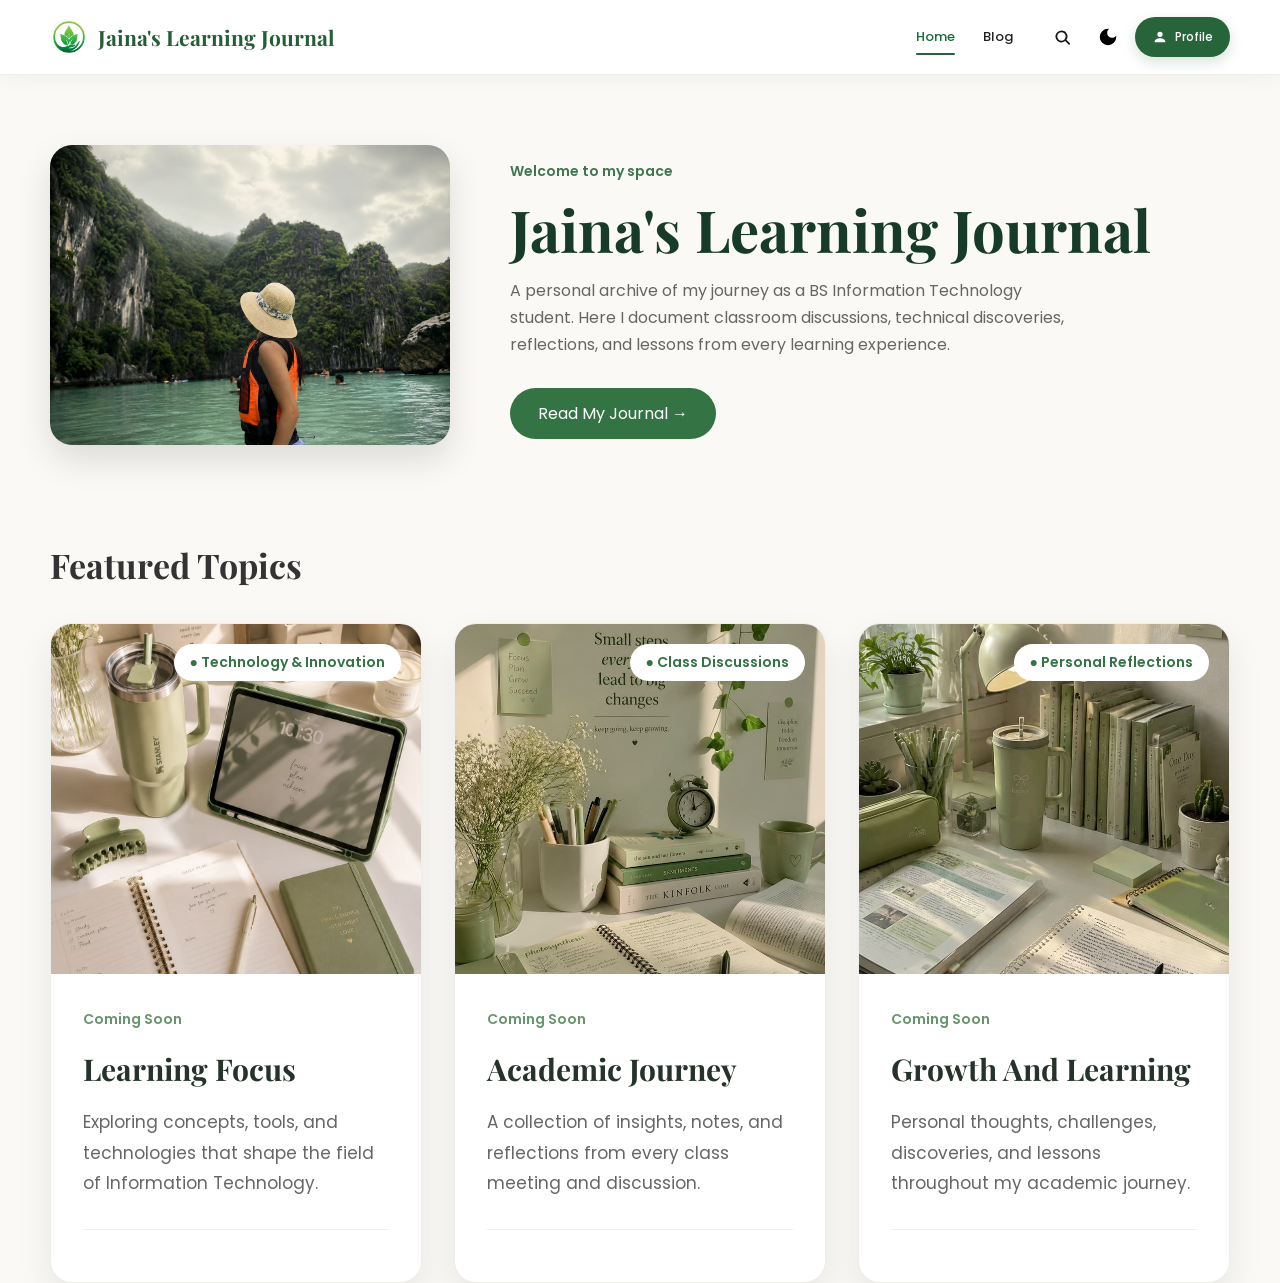
<file: index.html>
<!DOCTYPE html>
<html lang="en">
<head>
    <meta charset="UTF-8">
    <meta name="viewport" content="width=device-width, initial-scale=1.0">
    <title>Jaina's Learning Journal</title>

    <!-- Google Fonts -->
    <link href="https://fonts.googleapis.com/css2?family=Playfair+Display:wght@600;700&family=Poppins:wght@300;400;500;600&display=swap" rel="stylesheet">

    <!-- CSS -->
    <link rel="stylesheet" href="css/style.css">
    <link rel="stylesheet" href="css/responsive.css">
</head>
<body>

<!-- ================= NAVBAR ================= -->
<header class="site-header">
    <nav class="navbar">

        <!-- LOGO -->
        <a href="index.html" class="logo">
            <img
                src="images/logo.png"
                alt="Jaina's Learning Journal Logo"
            >

            <span>Jaina's Learning Journal</span>
        </a>

        <!-- RIGHT SIDE -->
        <div class="nav-menu">

            <ul class="nav-links">
                <li>
                    <a href="index.html" class="active">
                        Home
                    </a>
                </li>

                <li>
                    <a href="blog.html">
                        Blog
                    </a>
                </li>
            </ul>

            <div class="nav-actions">

                <!-- SEARCH BUTTON -->
                <button
                    type="button"
                    class="nav-icon-button"
                    id="navSearchButton"
                    aria-label="Search journal entries"
                    title="Search"
                >
                    <svg viewBox="0 0 24 24" aria-hidden="true">
                        <path
                            d="M10.8 4a6.8 6.8 0 1 0 4.25 12.1l4.42 4.42 1.41-1.41-4.42-4.42A6.8 6.8 0 0 0 10.8 4Zm0 2a4.8 4.8 0 1 1 0 9.6 4.8 4.8 0 0 1 0-9.6Z"
                        />
                    </svg>
                </button>

                <!-- DARK AND LIGHT MODE BUTTON -->
               <button
                     type="button"
                     class="nav-icon-button theme-switch"
                    id="theme-switch"
                    aria-label="Switch to dark mode"
                    title="Switch to dark mode"
                >
                    <img
                        src="images/dark-mode.svg"
                        alt=""
                        class="theme-icon moon-icon"
                    >

                    <img
                        src="images/light-mode.svg"
                        alt=""
                        class="theme-icon sun-icon"
                    >
                    </button>

                <!-- PROFILE BUTTON -->
                <a href="myprofile.html" class="profile-button">
                    <svg viewBox="0 0 24 24" aria-hidden="true">
                        <path
                            d="M12 12a4 4 0 1 0 0-8 4 4 0 0 0 0 8Zm0 2c-4.42 0-8 2.24-8 5v1h16v-1c0-2.76-3.58-5-8-5Z"
                        />
                    </svg>

                    <span>Profile</span>
                </a>

            </div>

        </div>

    </nav>
</header>

   <!-- ================= HERO ================= -->

<section class="home-hero">

    <div class="home-hero-image">

        <img src="images/hero.png" alt="Learning Journal">

    </div>


    <div class="home-hero-content">

        <span>
            Welcome to my space
        </span>


        <h1>
            Jaina's Learning Journal
        </h1>


        <p>
            A personal archive of my journey as a BS Information Technology student.
            Here I document classroom discussions, technical discoveries,
            reflections, and lessons from every learning experience.
        </p>


        <a href="blog.html">
            Read My Journal →
        </a>


    </div>


</section>

<!-- ================= LATEST POSTS ================= -->

<section class="home-latest">


    <div class="section-header">

        <h2>
    Featured Topics
        </h2>


    </div>



    <div class="home-post-grid">



        <!-- WEEK 1 -->

        <article class="journal-card">


            <div class="journal-image">

                <img src="images/journal/post1.png">


                <span>
                    ● Technology & Innovation

                </span>

            </div>



            <div class="journal-body">


                <small>
                    Coming Soon
                </small>


                <h3>
                    Learning Focus

                </h3>



                <p>
                    Exploring concepts, tools, and technologies that shape the field of Information Technology.



                <div class="journal-footer">


                    <a href="blog.html">
                        
                    </a>


                    <span>
                        
                    </span>


                </div>


            </div>


        </article>





        <!-- WEEK 2 -->

        <article class="journal-card">


            <div class="journal-image">

                <img src="images/journal/post2.png">


                <span>
                    ● Class Discussions

                </span>

            </div>



            <div class="journal-body">


                <small>
                    Coming Soon
                </small>


                <h3>
                    Academic Journey
                </h3>



                <p>
                    A collection of insights, notes, and reflections from every class meeting and discussion.
                </p>



                <div class="journal-footer">


                    <a href="blog.html">
                        
                    </a>


                    <span>
                        
                    </span>


                </div>


            </div>


        </article>






        <!-- WEEK 3 -->

        <article class="journal-card">


            <div class="journal-image">

                <img src="images/journal/post3.png">


                <span>
                    ● Personal Reflections

                </span>

            </div>



            <div class="journal-body">


                <small>
                    Coming Soon
                </small>


                <h3>
                    Growth And Learning
                </h3>



                <p>
                  Personal thoughts, challenges, discoveries, and lessons throughout my academic journey.
                </p>



                <div class="journal-footer">


                    <a href="blog.html">
                        
                    </a>


                    <span>
                        
                    </span>


                </div>


            </div>


        </article>



    </div>


</section>



    <script src="js/script.js"></script>

</body>
</html>
</file>
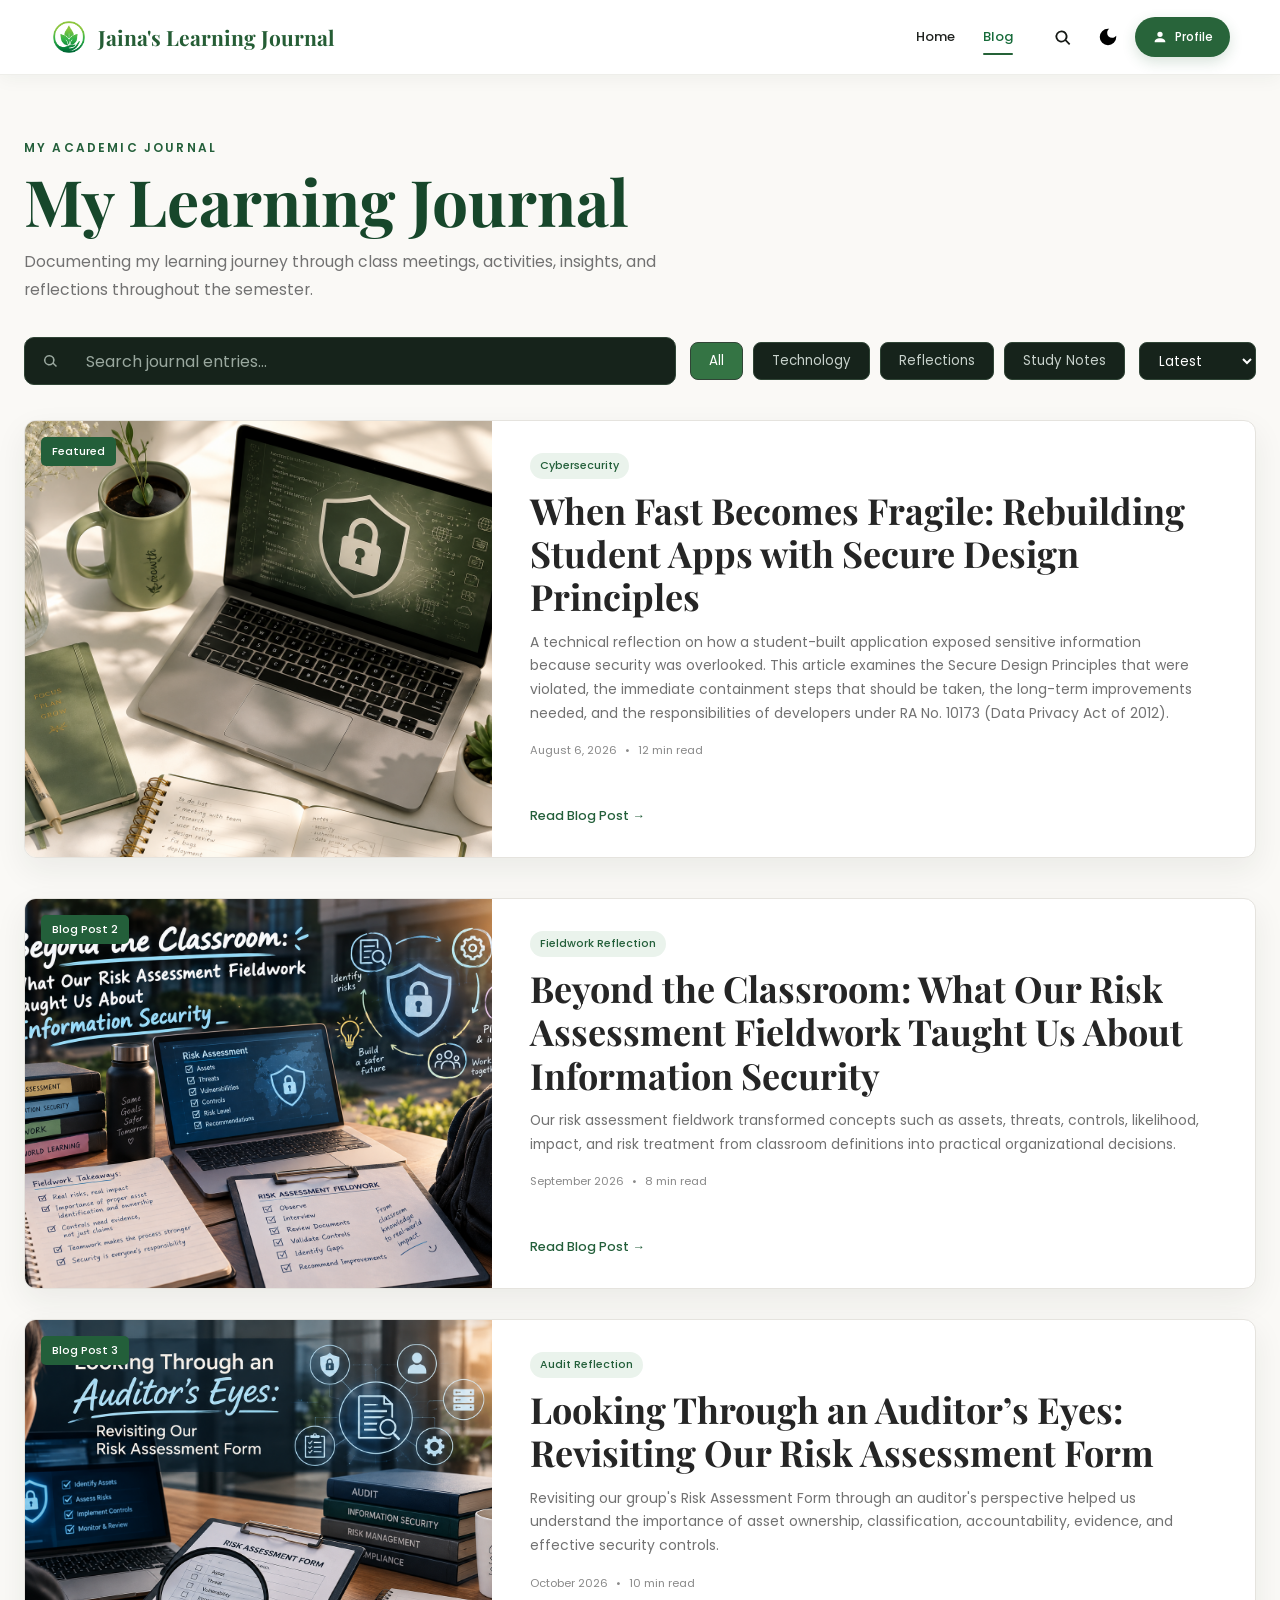
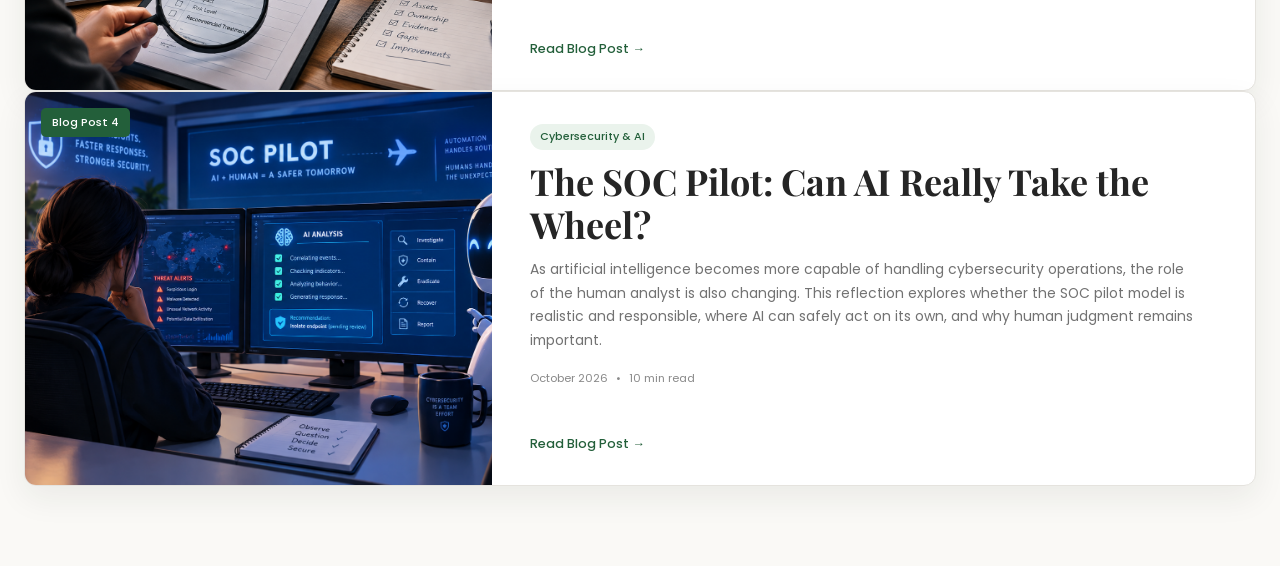
<file: blog.html>
<!DOCTYPE html>
<html lang="en">
<head>
    <meta charset="UTF-8">

    <meta
        name="viewport"
        content="width=device-width, initial-scale=1.0"
    >

<title>Jaina's Learning Journal</title>

    <!-- Google Fonts -->
    <link
        href="https://fonts.googleapis.com/css2?family=Playfair+Display:wght@600;700&family=Poppins:wght@300;400;500;600&display=swap"
        rel="stylesheet"
    >

    <!-- CSS -->
    <link rel="stylesheet" href="css/style.css">
    <link rel="stylesheet" href="css/blog.css">
    <link rel="stylesheet" href="css/responsive.css">
</head>

<body class="blog-page">

    <!-- ================= NAVBAR ================= -->

    <!-- ================= NAVBAR ================= -->
<header class="site-header">
    <nav class="navbar">

        <!-- LOGO -->
        <a href="index.html" class="logo">
            <img
                src="images/logo.png"
                alt="Jaina's Learning Journal Logo"
            >

            <span>Jaina's Learning Journal</span>
        </a>

        <!-- NAVIGATION RIGHT SIDE -->
        <div class="nav-menu">

            <ul class="nav-links">
                <li>
                    <a href="index.html">Home</a>
                </li>

                <li>
                    <a href="blog.html" class="active">Blog</a>
                </li>
            </ul>

            <div class="nav-actions">

                <!-- SEARCH BUTTON -->
                <button
                    type="button"
                    class="nav-icon-button"
                    id="navSearchButton"
                    aria-label="Search journal entries"
                    title="Search"
                >
                    <svg viewBox="0 0 24 24" aria-hidden="true">
                        <path
                            d="M10.8 4a6.8 6.8 0 1 0 4.25 12.1l4.42 4.42 1.41-1.41-4.42-4.42A6.8 6.8 0 0 0 10.8 4Zm0 2a4.8 4.8 0 1 1 0 9.6 4.8 4.8 0 0 1 0-9.6Z"
                        />
                    </svg>
                </button>

                <button
    type="button"
    class="nav-icon-button theme-switch"
    id="theme-switch"
    aria-label="Switch to dark mode"
    title="Switch to dark mode"
>
    <img
        src="images/dark-mode.svg"
        alt=""
        class="theme-icon moon-icon"
        aria-hidden="true"
    >

    <img
        src="images/light-mode.svg"
        alt=""
        class="theme-icon sun-icon"
        aria-hidden="true"
    >
</button>

                <!-- PROFILE BUTTON -->
                <a href="myprofile.html" class="profile-button">
                    <svg viewBox="0 0 24 24" aria-hidden="true">
                        <path
                            d="M12 12a4 4 0 1 0 0-8 4 4 0 0 0 0 8Zm0 2c-4.42 0-8 2.24-8 5v1h16v-1c0-2.76-3.58-5-8-5Z"
                        />
                    </svg>

                    <span>Profile</span>
                </a>

            </div>

        </div>

    </nav>
</header>

    <!-- ================= BLOG CONTENT ================= -->

<main class="blog-main">

    <!-- PAGE INTRODUCTION -->
    <section class="blog-intro">

        <div class="blog-intro-text">
            <p class="blog-label">My Academic Journal</p>

            <h1>My Learning Journal</h1>

            <p class="blog-description">
                Documenting my learning journey through class meetings,
                activities, insights, and reflections throughout the semester.
            </p>
        </div>

    

    </section>

    <!-- SEARCH, FILTERS, AND SORT -->
    <section class="journal-toolbar">

        <div class="search-box">

            <svg viewBox="0 0 24 24" aria-hidden="true">
                <path
                    d="M11 4a7 7 0 1 0 4.9 12l4.05 4.05 1.4-1.4-4.05-4.05A7 7 0 0 0 11 4Zm0 2a5 5 0 1 1 0 10 5 5 0 0 1 0-10Z"
                />
            </svg>

            <input
                type="search"
                id="searchInput"
                placeholder="Search journal entries..."
                autocomplete="off"
                aria-label="Search journal entries"
            >

        </div>

        <div
            class="category-filters"
            aria-label="Filter journal entries"
        >
            <button
                type="button"
                class="filter-button active"
                data-category="all"
            >
                All
            </button>

            <button
                type="button"
                class="filter-button"
                data-category="Technology"
            >
                Technology
            </button>

            <button
                type="button"
                class="filter-button"
                data-category="Reflections"
            >
                Reflections
            </button>

            <button
                type="button"
                class="filter-button"
                data-category="Study Notes"
            >
                Study Notes
            </button>
        </div>

        <div class="sort-control">
            <label for="sortSelect" class="visually-hidden">
                Sort journal entries
            </label>

            <select id="sortSelect">
                <option value="latest">Latest</option>
                <option value="oldest">Oldest</option>
                <option value="title">Title</option>
            </select>
        </div>

    </section>
    
    <!-- FEATURED ARTICLE -->
    <section class="featured-section">

    <article class="featured-post">

        <div class="featured-image">

            <img
                src="images/journal/secure-design.png"
                alt="Secure Design Principles"
            >

            <span class="featured-badge">Featured</span>

        </div>

        <div class="featured-content">

            <span class="post-category">
                Cybersecurity
            </span>

            <h2>
                When Fast Becomes Fragile: Rebuilding Student Apps with Secure Design Principles
            </h2>

            <p>
                A technical reflection on how a student-built application exposed
                sensitive information because security was overlooked. This article
                examines the Secure Design Principles that were violated, the
                immediate containment steps that should be taken, the long-term
                improvements needed, and the responsibilities of developers under
                RA No. 10173 (Data Privacy Act of 2012).
            </p>

            <div class="post-meta">
                <span>August 6, 2026</span>
                <span aria-hidden="true">•</span>
                <span>12 min read</span>
            </div>

 <a href="post.html?id=1" class="read-more-link">
    Read Blog Post →
</a>

        </div>

    </article>
    <article class="featured-post blog-two-preview">

    <div class="featured-image">

        <img
            src="images/journal/risk-assessment-fieldwork.png"
            alt="Risk assessment fieldwork reflection"
        >

        <span class="featured-badge">
            Blog Post 2
        </span>

    </div>

    <div class="featured-content">

        <span class="post-category">
            Fieldwork Reflection
        </span>

        <h2>
            Beyond the Classroom: What Our Risk Assessment Fieldwork Taught Us About Information Security
        </h2>

        <p>
            Our risk assessment fieldwork transformed concepts such as
            assets, threats, controls, likelihood, impact, and risk
            treatment from classroom definitions into practical
            organizational decisions.
        </p>

        <div class="post-meta">

            <span>September 2026</span>

            <span aria-hidden="true">•</span>

            <span>8 min read</span>

        </div>

      <a href="post.html?id=2" class="read-more-link">
    Read Blog Post →
</a>

    </div>

</article>



</section>
<!-- ================= BLOG POST 3 PREVIEW ================= -->

<article class="featured-post blog-three-preview">

    <div class="featured-image">

        <img
            src="images/journal/risk-audit-fieldwork.png"
            alt="Risk assessment and information security audit workspace"
        >

        <span class="featured-badge">
            Blog Post 3
        </span>

    </div>

    <div class="featured-content">

        <span class="post-category">
            Audit Reflection
        </span>

        <h2>
            Looking Through an Auditor’s Eyes:
            Revisiting Our Risk Assessment Form
        </h2>

        <p>
            Revisiting our group's Risk Assessment Form through
            an auditor's perspective helped us understand the
            importance of asset ownership, classification,
            accountability, evidence, and effective security controls.
        </p>

        <div class="post-meta">

            <span>October 2026</span>

            <span aria-hidden="true">•</span>

            <span>10 min read</span>

        </div>

        <a href="post.html?id=3" class="read-more-link">
            Read Blog Post →
        </a>

    </div>

</article>
<!-- ================= BLOG POST 4 PREVIEW ================= -->

<article class="featured-post blog-four-preview">
    <div class="featured-image">
        <img
            src="images/journal/soc-pilot-ai.png"
            alt="Security operations center using artificial intelligence"
        >
        <span class="featured-badge">Blog Post 4</span>
    </div>

    <div class="featured-content">
        <span class="post-category">Cybersecurity & AI</span>

        <h2>
            The SOC Pilot: Can AI Really Take the Wheel?
        </h2>

        <p>
            As artificial intelligence becomes more capable of handling
            cybersecurity operations, the role of the human analyst is also
            changing. This reflection explores whether the SOC pilot model
            is realistic and responsible, where AI can safely act on its own,
            and why human judgment remains important.
        </p>

        <div class="post-meta">
            <span>October 2026</span>
            <span aria-hidden="true">•</span>
            <span>10 min read</span>
        </div>

        <a href="post.html?id=4" class="read-more-link">
            Read Blog Post →
        </a>
    </div>
</article>

<!-- ================= END BLOG POST 4 PREVIEW ================= -->
    <!-- ================= JOURNAL MODAL ================= -->

    <div
        class="modal"
        id="journalModal"
        role="dialog"
        aria-modal="true"
        aria-labelledby="modalTitle"
    >

        <div class="modal-content">

            <div class="modal-heading">
                <div>
                    <p class="modal-label">Journal Entry</p>
                    <h2 id="modalTitle">Add New Journal</h2>
                </div>

                <button
                    type="button"
                    id="modalClose"
                    class="modal-close"
                    aria-label="Close journal form"
                >
                    ×
                </button>
            </div>

            <label for="title">Journal title</label>

            <input
                type="text"
                id="title"
                placeholder="Example: Introduction to Computing"
            >

            <div class="form-row">

                <div class="form-group">
                    <label for="week">Week</label>

                    <input
                        type="text"
                        id="week"
                        placeholder="Week 1"
                    >
                </div>

                <div class="form-group">
                    <label for="date">Date</label>

                    <input
                        type="date"
                        id="date"
                    >
                </div>

            </div>

            <div class="form-group journal-category-field">
    <label for="category">Category</label>

    <select id="category">
        <option value="Technology">Technology</option>
        <option value="Reflections">Reflections</option>
        <option value="Study Notes">Study Notes</option>
    </select>
</div>

<label for="image">Image path</label>

<input
    type="text"
    id="image"
    placeholder="images/journal/post4.png"
>

            <label for="description">Reflection</label>

            <textarea
                id="description"
                rows="6"
                placeholder="Write what happened during the class meeting..."
            ></textarea>

            <div class="modal-buttons">

                <button
                    type="button"
                    id="cancelBtn"
                >
                    Cancel
                </button>

                <button
                    type="button"
                    id="saveBtn"
                >
                    Save Journal
                </button>

            </div>

        </div>

    </div>

    <!-- ================= FULL ARTICLE ================= -->

<section id="secure-design-post" class="full-article hidden">

    <div class="article-container">

        <h1>
            When Fast Becomes Fragile: Rebuilding Student Apps with Secure Design Principles
        </h1>

        <img
            src="images/journal/secure-design.png"
            alt="Secure Design"
        >

        <div class="article-content">

<h2>Introduction</h2>

<p>
The rapid growth of Artificial Intelligence (AI) has transformed how software is developed. Today, developers can build functional applications within hours by using AI coding assistants that generate large portions of source code. While this dramatically increases productivity, it also introduces a dangerous misconception that if an application works, it is automatically safe. The case of the student-built organization management platform demonstrates why security and privacy cannot be treated as optional features. Although the application successfully managed memberships, event payments, and file sharing, it failed to protect the personal information entrusted to it.
</p>

<p>
Originally developed during a weekend hackathon, the platform was intended only as a prototype. However, its popularity quickly grew, and multiple student organizations adopted it for real operations. As a result, the application stored hundreds of sensitive records, including student names, student numbers, phone numbers, uploaded identification cards, GCash payment screenshots, and private conversations. Unfortunately, the developers never redesigned the prototype into production-quality software. Instead, the same AI-generated code remained in use despite handling highly sensitive information.
</p>

<p>
When one student discovered that simply changing the profile ID in the URL revealed another student's personal record, the seriousness of the problem became clear. Additional investigation revealed exposed database credentials in GitHub, unrestricted database permissions, detailed server error messages, and unencrypted HTTP communication. These weaknesses placed every user's privacy at risk and violated fundamental secure software development practices.
</p>

<h2>What Went Wrong?</h2>

<p>
The primary failure was treating a hackathon prototype as production software. AI coding assistants are excellent tools for increasing development speed, but they generate code that prioritizes functionality rather than security. The developers accepted the generated code without performing proper security reviews, penetration testing, or code auditing.
</p>

<p>
The application also relied on "security through obscurity." The team assumed that because users did not know the internal URL structure, nobody would attempt to modify URLs manually. This assumption proved false. Any user could simply change the profile number and immediately access another student's personal information because the application never verified ownership of the requested data.
</p>

<p>
Equally concerning was the accidental exposure of database passwords and API keys inside a public GitHub repository. Once secrets become publicly available, attackers can connect directly to databases or abuse third-party services. Even if the credentials are later removed, Git history preserves earlier commits unless they are completely rewritten.
</p>

<h2>Secure Design Principles Violated</h2>

<h3>1. Least Privilege</h3>

<p>
Every account had broad database read permissions. Instead of allowing users to access only their own information, the system granted excessive privileges. The Principle of Least Privilege requires every user, application, and service to operate with only the minimum permissions necessary to perform its task.
</p>

<h3>2. Fail Securely</h3>

<p>
When errors occurred, the application displayed complete stack traces to every visitor. Error messages should never reveal internal implementation details because they provide attackers with valuable information about application structure, database technologies, and server configuration.
</p>

<h3>3. Defense in Depth</h3>

<p>
The application depended on a single weak assumption that hidden URLs would remain undiscovered. Proper security requires multiple independent layers such as authentication, authorization, encrypted communication, input validation, monitoring, and logging. If one layer fails, additional protections should remain in place.
</p>

<h3>4. Secure by Default</h3>

<p>
The application used plain HTTP instead of HTTPS. Database credentials were stored directly inside source code, and debugging remained enabled in production. A secure application should always begin with safe default settings rather than expecting developers to manually enable security later.
</p>

<h3>5. Complete Mediation</h3>

<p>
Every request must be verified before access is granted. In this case, the application authenticated users during login but never checked whether they actually owned the profile they requested afterward. This allowed unauthorized viewing of sensitive information simply by modifying URLs.
</p>

<h2>Short-Term Containment (First Hours and Days)</h2>

<p>
The first action should be taking the application offline to prevent additional exposure while an investigation begins. Every compromised credential, including database passwords and payment API keys, must be revoked immediately and replaced with new secure credentials.
</p>

<p>
Developers should remove secrets from GitHub history, force password resets for administrator accounts, enable HTTPS, disable debug mode, and implement proper authorization checks before restoring public access. A security assessment should also determine whether any unauthorized access occurred.
</p>

<p>
Users whose personal information may have been exposed should receive immediate notification. Transparency helps maintain trust and allows affected individuals to take precautionary measures if necessary.
</p>

<h2>Long-Term Design Improvements</h2>

<p>
To prevent future incidents, security must become part of the development lifecycle rather than an afterthought. Authentication should use secure session management, while authorization must verify ownership for every request. Role-Based Access Control (RBAC) should limit permissions according to user responsibilities.
</p>

<p>
Sensitive information should always be encrypted during transmission using HTTPS and protected at rest using strong encryption methods. Secrets such as database passwords should never appear inside source code but instead be stored using environment variables or secure secret management services.
</p>

<p>
Regular penetration testing, automated vulnerability scanning, dependency updates, and code reviews should become standard development practices. Logging and monitoring should detect suspicious activities before they become serious incidents.
</p>

<h2>Developer Responsibilities Under RA No. 10173</h2>

<p>
The Philippine Data Privacy Act of 2012 (RA No. 10173) requires organizations and developers to protect personal information through appropriate organizational, physical, and technical security measures. Student numbers, phone numbers, identification cards, payment screenshots, and private messages all qualify as personal information that deserves protection.
</p>

<p>
As developers, we have an ethical and legal responsibility to design systems that respect user privacy from the very beginning. Ignoring secure design principles may expose users to identity theft, financial fraud, reputational damage, and unauthorized surveillance. Compliance with RA No. 10173 means implementing privacy by design, limiting data collection, protecting stored information, and responding responsibly when security incidents occur.
</p>

<h2>Reflection</h2>

<p>
This case clearly demonstrates that software development is not only about delivering features quickly but also about protecting the people who trust us with their information. AI coding assistants are powerful tools that can dramatically reduce development time, but they cannot replace professional judgment, security testing, and responsible engineering practices.
</p>

<p>
If I were rebuilding this application, I would integrate security into every phase of development instead of adding it after deployment. Every design decision—from authentication and authorization to encryption and secret management—would prioritize user safety. Secure Design Principles such as Least Privilege, Defense in Depth, Complete Mediation, Fail Securely, and Secure by Default would guide every implementation decision.
</p>

<p>
Ultimately, shipping software quickly should never come at the expense of privacy and security. The trust users place in developers is far more valuable than winning a hackathon or releasing an application ahead of schedule. As future IT professionals, we must ensure that every system we build respects both the people who use it and the legal responsibilities established by RA No. 10173.
</p>

</div>
<section id="risk-assessment-post" class="full-article">

    <div class="article-container">

        <div class="article-header">

            <span class="post-category">
                Fieldwork Reflection
            </span>

            <h1>
                Beyond the Classroom: What Our Risk Assessment Fieldwork Taught Us About Information Security
            </h1>

            <div class="post-meta">
                <span>September 2026</span>
                <span aria-hidden="true">•</span>
                <span>Blog Post 2</span>
                <span aria-hidden="true">•</span>
                <span>8 min read</span>
            </div>

        </div>

        <img
            src="images/journal/risk-assessment-fieldwork.png"
            alt="Risk assessment fieldwork reflection showing information security concepts"
            class="article-hero-image"
        >

        <div class="article-content">

            <h2>Introduction</h2>

            <p>
                When we first studied risk assessment in our Information
                Assurance and Security class, most of the concepts seemed
                straightforward. We learned about assets, threats,
                vulnerabilities, likelihood, impact, existing controls,
                and risk treatment. We understood how these concepts worked
                in classroom examples, but conducting an actual risk assessment
                showed us that information security is more complicated—and
                more practical—than simply identifying what could go wrong.
            </p>

            <p>
                For our fieldwork, our group interviewed an authorized
                representative from a private-sector organization. Our
                objective was to understand some of the information security
                risks that can occur in a real working environment, examine
                the security measures already being practiced, and determine
                what treatments could help manage the risks we identified.
            </p>

            <p>
                To protect the confidentiality of the organization and its
                personnel, this reflection discusses our observations only
                in general terms. No employee names, internal configurations,
                credentials, or specific vulnerabilities are disclosed.
            </p>

            <h2>Security Is Also About Keeping the Work Going</h2>

            <p>
                One of the first things we learned during the interview was
                how dependent everyday work has become on technology.
                Employees use laptops and other equipment as part of their
                daily responsibilities, and technical problems can interrupt
                normal operations.
            </p>

            <p>
                When equipment or systems become unavailable, the impact can
                go beyond a single malfunctioning device. It can delay repair,
                installation, activation, and other work processes. This helped
                us understand the importance of availability as one of the
                fundamental principles of information security.
            </p>

            <p>
                Before the fieldwork, we often associated information security
                with hacking, malware, or stolen data. The interview helped us
                realize that equipment failure and system downtime can also
                become information security concerns because they affect an
                organization's ability to access and use its resources when
                needed.
            </p>

            <h2>Risk Assessment Requires Context</h2>

            <p>
                Another lesson from the activity was that identifying a threat
                is only the beginning. Our group had to consider the asset
                involved, the possible threat or hazard, the controls already
                in place, the probability of occurrence, and the potential
                impact.
            </p>

            <p>
                This process showed us that risk assessment cannot simply be a
                checklist of everything that might go wrong. Different risks
                have different consequences and likelihoods.
            </p>

            <p>
                Equipment failure, for example, may mainly affect availability
                and operational continuity, while a phishing attempt can
                threaten information, user credentials, or access to systems.
            </p>

            <p>
                By examining both likelihood and impact, we were able to reason
                more carefully about which risks required greater attention.
                This helped us understand why risk matrices are useful. They
                are not simply tables that need to be completed for an
                assignment; they help support decisions about priorities and
                appropriate treatments.
            </p>

            <h2>Existing Controls Matter</h2>

            <p>
                One of the most valuable lessons from our interview was that
                a risk assessment should not assume that an organization has
                no security protections. Before recommending additional
                controls, we first needed to understand what measures were
                already in place.
            </p>

            <p>
                Based on the information shared with us, security measures were
                already being used to protect network connections. Access to
                certain IT-related systems and resources was limited to
                appropriate personnel, and there was also a designated
                cybersecurity team responsible for handling security concerns.
            </p>

            <p>
                These practices influenced our evaluation because existing
                controls can reduce either the likelihood or the impact of a
                risk. A threat may still exist, but the presence of effective
                controls changes the organization's overall exposure.
            </p>

            <p>
                This also reinforced the principle of access control. Not every
                employee needs access to every resource. Restricting access
                according to roles and responsibilities reduces unnecessary
                exposure and supports the confidentiality and integrity of
                organizational systems.
            </p>

            <h2>Phishing Showed Us the Human Side of Security</h2>

            <p>
                One of the clearest examples from our interview involved
                suspicious and phishing emails. Employees explained that they
                avoid interacting with questionable messages and instead
                report or submit them to the appropriate cybersecurity
                personnel.
            </p>

            <p>
                They also pay attention to warning signs. For example, a
                message may appear to represent a familiar organization while
                being identified by the email system as coming from an
                external sender. That difference can signal that the message
                deserves additional caution.
            </p>

            <p>
                This experience helped us understand that employees are not
                merely possible targets of cyberattacks. They can also become
                an active part of an organization's defense.
            </p>

            <p>
                An employee who recognizes something unusual, avoids clicking
                a suspicious link, and reports the message can prevent a
                potential threat from developing into a larger incident.
            </p>

            <p>
                The Cybersecurity and Infrastructure Security Agency also
                emphasizes the importance of recognizing and reporting
                suspicious phishing messages rather than interacting with
                potentially harmful links or attachments
                (Cybersecurity and Infrastructure Security Agency, 2024).
            </p>

            <h2>Choosing the Right Risk Treatment</h2>

            <p>
                After identifying and evaluating risks, our next challenge was
                deciding what should be done about them. This is where the
                concept of risk treatment became much more practical.
            </p>

            <p>
                For equipment-related risks, possible treatments include
                preventive maintenance, timely replacement of failing
                components, software updates, technical support procedures,
                and appropriate preparation for restoring operations after a
                failure.
            </p>

            <p>
                For phishing-related risks, treatment may involve continued
                employee awareness, clear reporting procedures, technical
                email protections, and reinforcing the practice of not
                opening suspicious links or attachments.
            </p>

            <p>
                The important point is that the treatment should match the
                level and nature of the risk. Not every minor issue requires
                an expensive security solution. At the same time, a
                significant risk should not simply be accepted if reasonable
                controls can reduce its likelihood or impact.
            </p>

            <h2>A Control Does Not Mean the Risk Is Gone</h2>

            <p>
                Another important realization from our fieldwork was that
                implementing a security control does not eliminate every risk.
                A VPN does not make all network risks disappear. Access
                restrictions do not make unauthorized access impossible.
            </p>

            <p>
                Security awareness does not guarantee that phishing will
                never succeed, and equipment maintenance cannot guarantee
                that a device will never fail.
            </p>

            <p>
                Some level of residual risk usually remains. Because of this,
                organizations must review the effectiveness of their controls
                and determine whether the remaining risk is acceptable.
            </p>

            <p>
                The NIST Cybersecurity Framework 2.0 emphasizes continuous
                cybersecurity risk management through functions such as
                Govern, Identify, Protect, Detect, Respond, and Recover
                (Pascoe, Quinn, &amp; Scarfone, 2024).
            </p>

            <h2>Confidentiality Became Part of the Lesson</h2>

            <p>
                Our fieldwork also taught us that the assessment process itself
                must be conducted responsibly.
            </p>

            <p>
                We were given an opportunity to learn about an organization's
                working environment, but that did not give us permission to
                publicly disclose everything we observed.
            </p>

            <p>
                Discussing general risk categories is appropriate for our
                academic reflection, but publishing names, credentials,
                internal configurations, or specific technical weaknesses
                could create a new security risk.
            </p>

            <p>
                In that sense, confidentiality was not only a concept from
                the CIA triad. It became something we had to practice during
                the assessment itself.
            </p>

            <h2>Final Reflection</h2>

            <p>
                Overall, our risk assessment fieldwork changed the way we
                understand information security. Security is not only about
                preventing cyberattacks. It is also about keeping systems
                available, limiting access appropriately, maintaining
                equipment, recognizing suspicious activity, reporting
                incidents, and preparing for disruptions.
            </p>

            <p>
                The experience also showed us how the concepts from our module
                connect with one another. Assets have value. Threats and
                vulnerabilities create risk. Likelihood and impact help us
                evaluate that risk. Existing controls influence the level of
                exposure, and risk treatment helps determine what should be
                done next.
            </p>

            <p>
                Most importantly, we learned that information security depends
                on people, processes, and technology working together. A VPN,
                access restrictions, employee awareness, reporting procedures,
                technical support, and recovery processes each address
                different parts of the overall risk.
            </p>

            <p>
                Before conducting the fieldwork, a risk assessment looked to us
                like a table containing scores and categories. After the
                experience, we understood that each score represents something
                more meaningful: a process that could be delayed, information
                that needs protection, a system that employees depend on, or
                a service that must remain available.
            </p>

            <p>
                Ultimately, risk assessment is not about creating a world where
                nothing ever goes wrong. It is about understanding what matters,
                identifying what could affect it, applying reasonable controls,
                and being prepared to respond when problems still occur.
            </p>

            <h2>References</h2>

            <p class="reference-entry">
                Dawson, M., Bacius, R., Gouveia, L. B., & Vassilakos, A. (2021).
                <em>Understanding the challenge of cybersecurity in critical infrastructure sectors.</em>
                Land Forces Academy Review, 26(1), 69-75.
                https://reference-global.com/article/10.2478/raft-2021-0011

            <p class="reference-entry">
                Pascoe, C., Quinn, S., & Scarfone, K. (2024). The NIST cybersecurity framework (CSF) 2.0.
                https://www.nist.gov/publications/nist-cybersecurity-framework-csf-20?utm_source=pulse.latellu.com&utm_medium=editorial
            </p>

        </div>

    </div>

</section>
    

    <!-- JavaScript -->
    <script src="js/script.js"></script>
    <script src="js/blog.js"></script>

</body>
</html>
</file>
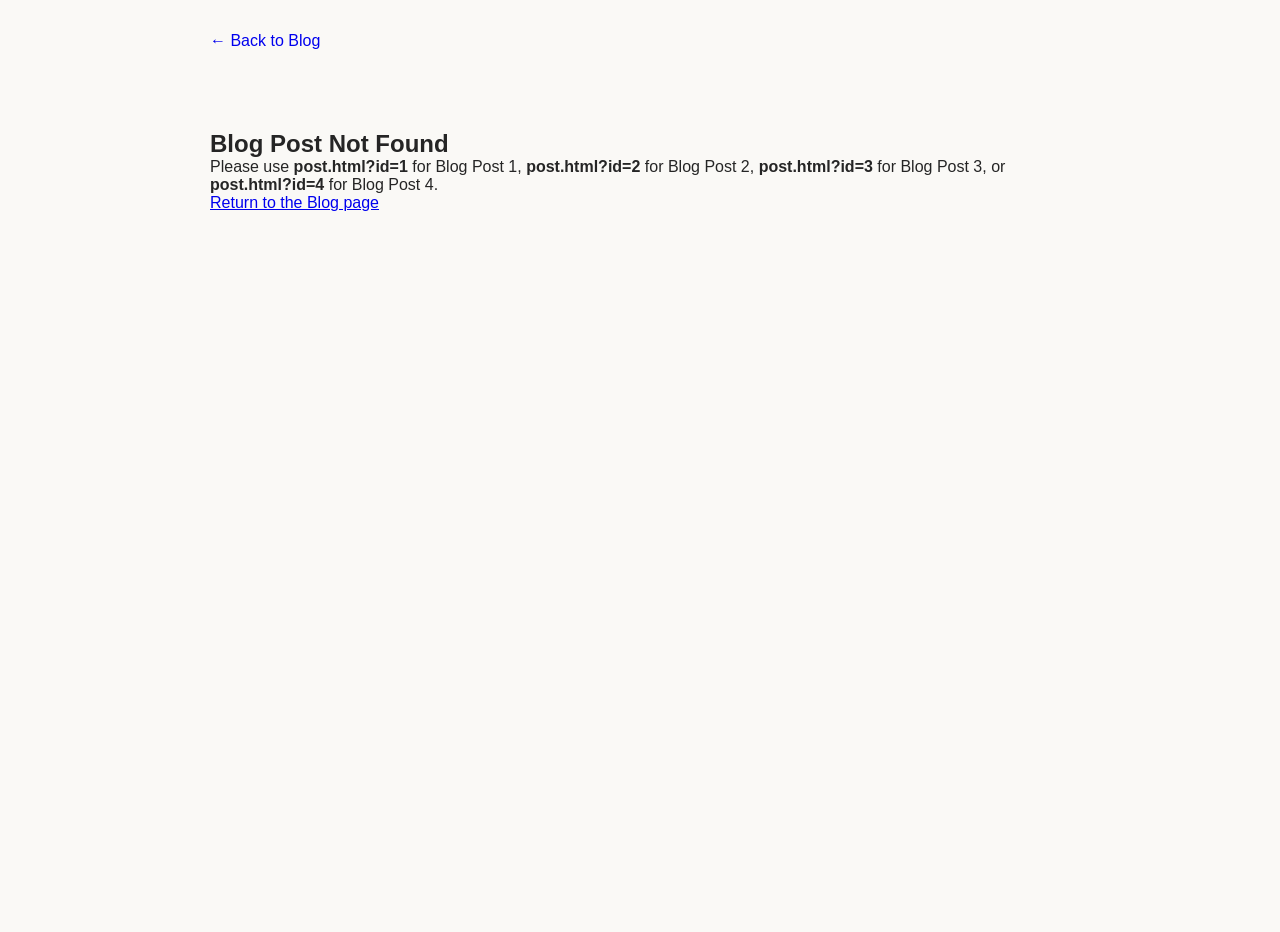
<file: post.html>
<!DOCTYPE html>
<html lang="en">
<head>
    <meta charset="UTF-8">
    <meta name="viewport" content="width=device-width, initial-scale=1.0">

    <title>Blog Post | Jaina's Learning Journal</title>

    <link rel="stylesheet" href="css/style.css">
    <link rel="stylesheet" href="css/blog.css">
    <link rel="stylesheet" href="css/responsive.css">

    <style>
        .post-page-back {
            max-width: 900px;
            margin: 32px auto 0;
            padding: 0 20px;
        }

        .post-page-back a {
            text-decoration: none;
        }

        #secure-design-post,
        #risk-assessment-post,
        #asset-audit-post,
        #soc-pilot-post {
        display: none;
        }
        #post-not-found {
            display: none;
            max-width: 900px;
            margin: 80px auto;
            padding: 0 20px;
        }
    </style>
</head>

<body class="blog-page">

    <div class="post-page-back">
        <a href="blog.html">← Back to Blog</a>
    </div>

    <main>

<section id="secure-design-post" class="full-article">

    <div class="article-container">

        <h1>
            When Fast Becomes Fragile: Rebuilding Student Apps with Secure Design Principles
        </h1>

        <img
            src="images/journal/secure-design.png"
            alt="Secure Design"
        >

        <div class="article-content">

<h2>Introduction</h2>

<p>
    The Security Operations Center (SOC) has traditionally depended heavily
    on human analysts to monitor security alerts, investigate suspicious
    activity, and respond to cybersecurity incidents. However, the growing
    number of alerts and the increasing complexity of cyber threats are
    creating pressure for organizations to find faster and more scalable
    ways to operate their SOCs. In his IBM article, Velisaris (2025)
    presents an interesting vision of an autonomous SOC in which agentic
    artificial intelligence can perform many routine cybersecurity tasks
    while human analysts become more like "SOC pilots."
</p>

<p>
    The comparison to a modern airliner is useful because pilots do not
    manually control every part of the aircraft during normal operations.
    Automated systems can handle many routine activities, while the pilot
    remains responsible for monitoring the situation and taking control
    when something unexpected happens. A similar approach could be applied
    to cybersecurity. AI agents could monitor systems, analyze alerts, and
    perform approved responses, while human analysts supervise the process
    and handle situations that require deeper judgment.
</p>

<p>
    I believe the SOC pilot model is realistic, but only if organizations
    treat it as a human-AI partnership rather than complete replacement of
    human cybersecurity professionals. AI can provide speed and scale, but
    cybersecurity decisions often depend on context, consequences, and
    information that may not always be available to an AI system.
</p>


<h2>Can the SOC Pilot Model Really Work?</h2>

<p>
    The idea of a SOC pilot is realistic because many SOC activities are
    repetitive and follow recognizable patterns. Security teams receive
    large numbers of alerts from firewalls, endpoint protection systems,
    authentication systems, network monitoring tools, and other security
    technologies. Analysts must determine which alerts are important and
    which ones can be safely ignored or handled through routine procedures.
</p>

<p>
    This is an area where AI can provide significant assistance. An AI agent
    can continuously process large amounts of security information and
    identify patterns that may be difficult for a human analyst to notice
    immediately. It can also help organize alerts according to their
    possible severity and relevance.
</p>

<p>
    The benefit is not only speed. AI can operate continuously without
    becoming tired or overwhelmed by the number of alerts. This could allow
    security teams to spend more time investigating serious incidents
    instead of manually processing every routine event.
</p>

<p>
    However, the SOC pilot model should not be understood as giving AI
    unlimited control. A responsible implementation would require clear
    boundaries regarding which actions an AI agent is allowed to perform.
    Organizations should determine which actions are low-risk and
    reversible and which actions require approval from a human analyst.
</p>


<h2>Where AI Can Safely Act on Its Own</h2>

<p>
    AI can safely perform certain cybersecurity activities when the task is
    repetitive, clearly defined, and supported by reliable information.
    One example is continuous monitoring. An AI system can examine security
    events and identify unusual patterns without requiring a human analyst
    to manually inspect every single event.
</p>

<p>
    AI can also assist with alert triage. When hundreds or thousands of
    alerts are generated, an AI agent can help determine which events
    deserve immediate attention. This can reduce the workload of analysts
    and allow them to concentrate on the alerts that are more likely to
    represent real threats.
</p>

<p>
    Another area where AI may safely operate is the execution of predefined
    and approved response procedures. For example, an organization may
    establish rules for handling a known type of suspicious activity. If an
    event clearly matches those conditions, an AI agent could potentially
    perform a limited response according to the organization's approved
    procedures.
</p>

<p>
    These examples show that automation is most appropriate when the
    organization understands the task and has established clear limits.
    The AI should not simply decide that it can perform any action it wants.
    Its authority should be based on security policies, predefined
    procedures, and appropriate safeguards.
</p>


<h2>Why Context Matters</h2>

<p>
    One of the most important ideas in the SOC pilot model is that detecting
    an alert is not the same as understanding the alert. An AI agent may
    recognize suspicious activity, but it still needs context before it can
    determine the appropriate response.
</p>

<p>
    For example, imagine that an AI agent detects unusual activity from a
    device. The same technical alert could have very different consequences
    depending on what that device actually is. If it is an ordinary
    workstation, isolating it may have a limited effect on the organization.
    If it is a critical server supporting an important business service,
    however, automatically isolating it could cause a much more serious
    disruption.
</p>

<p>
    This is why asset information is extremely important. The AI needs to
    understand what systems exist, how important they are, who uses them,
    and what their normal activities look like. Without this context, an
    AI agent may technically identify the correct event but still choose
    the wrong response.
</p>

<p>
    The NIST Cybersecurity Framework 2.0 emphasizes the importance of
    managing cybersecurity risks across organizational activities and
    understanding the systems and risks that need to be protected
    (National Institute of Standards and Technology, 2024). This supports
    the idea that effective automation requires more than simply detecting
    threats. It also requires reliable organizational and security context.
</p>


<h2>What Happens When Asset Information Is Wrong?</h2>

<p>
    Incomplete or incorrect asset information can become one of the biggest
    weaknesses in an autonomous SOC. If an AI agent depends on asset
    information to decide how serious an alert is, incorrect information
    can lead to an incorrect decision.
</p>

<p>
    For example, suppose a critical server is incorrectly recorded as an
    ordinary workstation. An AI agent may not understand that the system is
    essential to the organization. It could therefore assign the alert a
    lower priority than it deserves or apply a response that is not
    appropriate for such an important system.
</p>

<p>
    The opposite problem is also possible. An ordinary workstation could be
    incorrectly classified as a critical system. The AI might then
    prioritize relatively minor activity and consume valuable security
    resources investigating something that does not require immediate
    attention.
</p>

<p>
    The problem becomes more serious when the AI is allowed to take
    automatic action. Incorrect information could cause the system to block
    a legitimate user, isolate an important device, or interrupt a service
    that should remain available.
</p>

<p>
    This demonstrates an important limitation of autonomous security
    systems: automation does not automatically correct bad information.
    Instead, automation can make decisions faster based on the information
    it receives. If that information is incomplete or wrong, the system may
    also make a wrong decision faster.
</p>

<p>
    Because of this, organizations need processes for maintaining and
    validating asset information. AI should not be expected to compensate
    for inaccurate information about the environment it is protecting.
</p>


<h2>Where Human Judgment Must Remain</h2>

<p>
    Even if AI becomes highly capable, there are situations where human
    judgment should remain essential. Major cybersecurity incidents are one
    example. If an incident could affect a critical system, important
    business operations, or a large number of users, the consequences of an
    incorrect automated response could be significant.
</p>

<p>
    Human analysts should also remain involved when the available evidence
    is incomplete or contradictory. AI can analyze information quickly, but
    cybersecurity decisions sometimes require understanding the wider
    organizational situation. A human may know that a particular activity
    is related to approved maintenance, a business process, or an unusual
    but legitimate situation.
</p>

<p>
    Human oversight is also important because cybersecurity decisions can
    involve accountability. If an automated action causes a major
    disruption, an organization needs to know who was responsible for
    establishing the rules and approving the level of authority given to
    the AI system.
</p>

<p>
    The NIST Artificial Intelligence Risk Management Framework emphasizes
    managing risks associated with AI systems and promoting trustworthy and
    responsible AI practices (National Institute of Standards and
    Technology, 2023). This supports the need for organizations to consider
    not only what an AI system can do, but also whether its use is
    reliable, secure, and appropriately governed.
</p>

<p>
    For this reason, I do not think the best SOC model is "AI versus
    humans." A better model is AI working with humans. AI can handle speed,
    scale, and repetitive work, while human analysts remain responsible for
    difficult decisions and situations where the consequences are
    significant.
</p>


<h2>What Skills Would I Need to Become a SOC Pilot?</h2>

<p>
    If AI becomes more involved in SOC operations, cybersecurity
    professionals will still be needed. However, their responsibilities
    may change. Instead of spending most of their time manually reviewing
    every alert, analysts may spend more time supervising AI systems,
    validating their decisions, and handling situations that require human
    judgment.
</p>

<p>
    The first skill I would need is a strong foundation in cybersecurity. I
    would need to understand networks, authentication, access control,
    security monitoring, common attack techniques, and incident response.
    Without this knowledge, it would be difficult to determine whether an
    AI-generated recommendation is reasonable.
</p>

<p>
    I would also need AI literacy. A SOC pilot should understand the
    capabilities and limitations of AI systems. This includes knowing that
    an AI recommendation is not automatically correct simply because it was
    generated quickly or based on a large amount of data.
</p>

<p>
    Critical thinking would be another important skill. A SOC pilot should
    be able to question an AI decision and ask whether the evidence
    actually supports the recommended action. If an AI wants to isolate a
    device, for example, the analyst should be able to determine whether
    the device is truly compromised and whether isolating it could affect
    important operations.
</p>

<p>
    Communication skills would also remain important. During a major
    cybersecurity incident, the SOC pilot may need to explain the situation
    to managers, system administrators, and other teams. The ability to
    communicate technical information clearly would therefore remain
    valuable even in a highly automated SOC.
</p>

<p>
    Finally, I would need to develop the ability to work with automation
    rather than compete against it. Instead of thinking that AI will
    replace every cybersecurity professional, I would focus on becoming the
    person who knows how to supervise, question, and improve AI-assisted
    security operations.
</p>


<h2>Conclusion</h2>

<p>
    The SOC pilot model is realistic, but I believe it is responsible only
    when automation is introduced with clear boundaries and human
    oversight. AI can provide major benefits by monitoring systems,
    analyzing large amounts of security information, prioritizing alerts,
    and performing approved routine actions.
</p>

<p>
    However, AI cannot make responsible decisions without reliable context.
    If asset information is incomplete or incorrect, the AI may
    misunderstand the importance of a system and respond inappropriately.
    This is especially dangerous when automated actions could interrupt
    critical services or affect legitimate users.
</p>

<p>
    Human analysts therefore still have an important role. Their role may
    change from manually handling every alert to supervising AI, validating
    important decisions, responding to unusual situations, and taking
    responsibility for high-impact actions.
</p>

<p>
    For me, becoming a SOC pilot would mean developing both technical and
    human skills. I would need cybersecurity knowledge, AI literacy,
    critical thinking, incident response skills, and strong communication.
    The goal would not be to compete with AI but to understand how to use it
    responsibly.
</p>

<p>
    AI may eventually take the wheel for many routine parts of security
    operations, but humans should still know where the organization is
    going, what could go wrong, and when it is necessary to take control.
    That is what makes the SOC pilot model not only realistic, but
    potentially responsible.
</p>


<h2>References</h2>

<p class="reference-entry">
    National Institute of Standards and Technology. (2023).
    <em>Artificial intelligence risk management framework (AI RMF 1.0).</em>
    U.S. Department of Commerce.
    <a
        href="https://doi.org/10.6028/NIST.AI.100-1"
        target="_blank"
        rel="noopener noreferrer"
    >
        https://doi.org/10.6028/NIST.AI.100-1
    </a>
</p>

<p class="reference-entry">
    National Institute of Standards and Technology. (2024).
    <em>The NIST Cybersecurity Framework (CSF) 2.0</em>
    (NIST Cybersecurity White Paper No. 29).
    U.S. Department of Commerce.
    <a
        href="https://doi.org/10.6028/NIST.CSWP.29"
        target="_blank"
        rel="noopener noreferrer"
    >
        https://doi.org/10.6028/NIST.CSWP.29
    </a>
</p>

<p class="reference-entry">
    Velisaris, J. (2025).
    <em>How agentic AI enables an autonomous SOC with minimal human involvement.</em>
    IBM.
    <a
        href="https://www.ibm.com/think/insights/agentic-ai-enables-autonomous-soc"
        target="_blank"
        rel="noopener noreferrer"
    >
        https://www.ibm.com/think/insights/agentic-ai-enables-autonomous-soc
    </a>
</p>
    </div>
    </div>

</section>

<!-- BLOG POST 3 -->
<section id="asset-audit-post" class="full-article">

    <div class="article-container">

        <div class="article-header">

            <span class="post-category">
                Audit Reflection
            </span>

            <h1>
                Looking Through an Auditor’s Eyes:
                Revisiting Our Risk Assessment Form
            </h1>

            <div class="post-meta">
                <span>October 2026</span>
                <span aria-hidden="true">•</span>
                <span>Blog Post 3</span>
                <span aria-hidden="true">•</span>
                <span>10 min read</span>
            </div>

        </div>

        <img
            src="images/journal/risk-audit-fieldwork.png"
            alt="Risk assessment and information security audit workspace"
            class="article-hero-image"
        >

        <div class="article-content">

            <h2>Introduction</h2>

            <p>
                Revisiting our group's Risk Assessment Form through an
                auditor's perspective helped us understand that risk
                assessment is not only about identifying threats and
                assigning risk scores. It is also about determining what
                assets are important, who is responsible for them, what
                evidence exists, and whether the controls in place are
                actually working.
            </p>

            <p>
                Looking at our previous work from an auditor's perspective
                allowed us to evaluate our assessment more critically.
                Instead of simply asking what risks were present, we had to
                ask whether the information we recorded could be supported
                by evidence and whether the organization could clearly
                demonstrate how its assets were protected.
            </p>

            <p>
                To protect the confidentiality of the organization involved
                in our fieldwork, this reflection discusses our observations
                only in general terms. No employee names, credentials,
                internal configurations, or specific vulnerabilities are
                disclosed.
            </p>

            <h2>Understanding the Organization’s Most Important Assets</h2>

            <p>
                From an auditor's perspective, the first question should be:
                what assets are important to the organization? Assets are not
                limited to computers and physical equipment. They can include
                information, applications, network resources, records,
                facilities, and other resources that support business
                operations.
            </p>

            <p>
                During our risk assessment, we realized that some assets are
                directly connected to the organization's ability to continue
                its daily operations. Devices such as laptops and other
                equipment can support employees in completing their work.
                Information and records can also be important because their
                loss, alteration, or unauthorized disclosure may affect the
                organization.
            </p>

            <p>
                An auditor would therefore look beyond simply listing assets.
                The assessment should explain why each asset matters, what
                processes depend on it, and what could happen if it becomes
                unavailable, damaged, altered, or accessed without
                authorization.
            </p>

            <h2>Classifying Assets According to Their Importance</h2>

            <p>
                Not every asset has the same level of importance. An asset
                inventory becomes more useful when assets are classified
                according to their value and the consequences associated with
                their compromise.
            </p>

            <p>
                For example, some assets may be primarily important for
                availability because employees depend on them to continue
                their work. Other assets may require stronger confidentiality
                protections because they contain sensitive information.
                Some assets may require protection of both confidentiality
                and integrity because unauthorized changes could affect
                business decisions or operations.
            </p>

            <p>
                From an auditor's perspective, classification helps determine
                whether the security controls applied to an asset are
                appropriate for its importance. Higher-value or higher-risk
                assets may require stronger controls, closer monitoring, and
                more frequent review.
            </p>

            <h2>Establishing Clear Asset Ownership and Responsibility</h2>

            <p>
                Another important area an auditor would examine is asset
                ownership. Every important asset should have a responsible
                owner or department that understands its purpose, value,
                risks, and security requirements.
            </p>

            <p>
                Without clear ownership, it becomes difficult to determine who
                should maintain an asset, review its access permissions,
                approve changes, or respond when something goes wrong.
                Responsibility can easily become unclear when an asset is
                shared by multiple people or departments.
            </p>

            <p>
                An asset inventory should therefore include information about
                the responsible owner or custodian. This creates
                accountability and makes it easier for the organization to
                manage security requirements throughout an asset's lifecycle.
            </p>

            <h2>What Evidence Would an Auditor Require?</h2>

            <p>
                One of the biggest differences between completing a classroom
                risk assessment and thinking like an auditor is the
                importance of evidence. An auditor cannot rely only on verbal
                statements that a control exists.
            </p>

            <p>
                For asset management, an auditor could examine an updated
                asset inventory showing the organization's assets, owners,
                classifications, and status. For access control, an auditor
                could review access lists, user accounts, or authorization
                records.
            </p>

            <p>
                For backup controls, an auditor could request backup logs and
                evidence that restoration tests have been performed. For
                physical security, an auditor could observe whether restricted
                areas are actually protected.
            </p>

            <p>
                This taught us that strong audit evidence should be specific,
                relevant, reliable, and verifiable. Actual records, logs,
                documents, observations, and test results provide stronger
                support than statements alone.
            </p>

            <h2>Gaps an Auditor Might Uncover</h2>

            <p>
                Looking at our Risk Assessment Form from an auditor's
                perspective also made us realize that an organization may
                have controls but still have gaps in documentation,
                accountability, or monitoring.
            </p>

            <p>
                One possible gap is an incomplete asset inventory. If some
                assets are missing from the inventory, the organization may
                not know what needs protection or who is responsible for it.
            </p>

            <p>
                Another possible gap is outdated ownership information.
                Employees may change roles, equipment may be transferred,
                and systems may be replaced. If the inventory is not regularly
                updated, the documented information may no longer represent
                the actual environment.
            </p>

            <p>
                An auditor may also identify weaknesses when controls are
                documented but there is insufficient evidence showing that
                they are consistently performed. This demonstrates why
                documentation and evidence are important parts of effective
                security management.
            </p>

            <h2>Strengthening Risk Treatments Through an Asset Inventory and Audit Checklist</h2>

            <p>
                An accurate asset inventory can strengthen risk treatment
                because it gives the organization a clearer understanding of
                what needs protection. Instead of applying the same treatment
                to every asset, security measures can be prioritized based
                on asset value, classification, ownership, and risk.
            </p>

            <p>
                An audit checklist can further strengthen this process by
                connecting a control requirement with an audit question,
                expected evidence, and the resulting finding.
            </p>

            <p>
                For example, an asset management audit question could ask:
                "Does every important asset have an assigned owner?" The
                expected evidence could be the organization's asset inventory.
                For access control, the question could ask whether only
                authorized personnel can access sensitive resources, with
                access lists serving as evidence.
            </p>

            <p>
                This approach makes the audit process more organized and
                helps ensure that recommendations are based on observable
                evidence rather than assumptions.
            </p>

            <p>
                The NIST Cybersecurity Framework 2.0 emphasizes understanding
                and managing cybersecurity risks through activities such as
                Govern, Identify, Protect, Detect, Respond, and Recover.
                Similarly, security controls and audit activities help
                organizations determine whether their protections are
                appropriate and effective.
            </p>

            <h2>Conclusion</h2>

            <p>
                Revisiting our Risk Assessment Form through an auditor's
                perspective gave us a deeper understanding of information
                security. We learned that identifying risks is only one part
                of the process. Organizations must also know what assets they
                have, how those assets should be classified, who is
                responsible for them, and what evidence can demonstrate that
                security controls are working.
            </p>

            <p>
                An asset inventory provides visibility and accountability,
                while an audit checklist provides a structured way to verify
                controls and collect evidence. Together, they can help
                organizations identify gaps and improve their risk treatments.
            </p>

            <p>
                Most importantly, this activity showed us that auditing is not
                simply about finding mistakes. It is about understanding
                whether the organization's security practices are appropriate,
                supported by evidence, and capable of reducing risk.
            </p>

            <h2>References</h2>

<p class="reference-entry">
    Edwards, J. (2024).
    <em>Critical security controls for effective cyber defense:
    A comprehensive guide to CIS 18 controls.</em>
    Apress.
    <a
        href="https://link.springer.com/book/10.1007/979-8-8688-0506-6"
        target="_blank"
        rel="noopener noreferrer"
    >
        https://link.springer.com/book/10.1007/979-8-8688-0506-6
    </a>
</p>

<p class="reference-entry">
    Parmar, M., &amp; Miles, A. (2024, May).
    <em>Cyber security frameworks (CSFs): An assessment between the NIST CSF v2.0 and EU standards.</em>
    In <em>2024 Security for Space Systems (3S)</em> (pp. 1–7). IEEE.
    <a
        href="https://ieeexplore.ieee.org/abstract/document/10592293"
        target="_blank"
        rel="noopener noreferrer"
    >
        https://ieeexplore.ieee.org/abstract/document/10592293
    </a>
</p>

        </div>

    </div>

</section>

<!-- ================= BLOG POST 4 ================= -->

<section id="soc-pilot-post" class="full-article">

    <div class="article-container">

        <div class="article-header">

            <span class="post-category">Cybersecurity & AI</span>

            <h1>
                The SOC Pilot: Can AI Really Take the Wheel?
            </h1>

            <div class="post-meta">
                <span>October 2026</span>
                <span aria-hidden="true">•</span>
                <span>Blog Post 4</span>
                <span aria-hidden="true">•</span>
                <span>10 min read</span>
            </div>

        </div>

        <img
            src="images/journal/soc-pilot-ai.png"
            alt="Security operations center using artificial intelligence"
            class="article-hero-image"
        >

               <div class="article-content">

            <h2>Introduction</h2>

            <p>
                The Security Operations Center (SOC) has traditionally depended heavily
                on human analysts to monitor security alerts, investigate suspicious
                activity, and respond to cybersecurity incidents. However, the growing
                number of alerts and the increasing complexity of cyber threats are
                creating pressure for organizations to find faster and more scalable
                ways to operate their SOCs. In his IBM article, Velisaris (2025)
                presents an interesting vision of an autonomous SOC in which agentic
                artificial intelligence can perform many routine cybersecurity tasks
                while human analysts become more like "SOC pilots."
            </p>

            <p>
                The comparison to a modern airliner is useful because pilots do not
                manually control every part of the aircraft during normal operations.
                Automated systems can handle many routine activities, while the pilot
                remains responsible for monitoring the situation and taking control
                when something unexpected happens. A similar approach could be applied
                to cybersecurity. AI agents could monitor systems, analyze alerts, and
                perform approved responses, while human analysts supervise the process
                and handle situations that require deeper judgment.
            </p>

            <p>
                I believe the SOC pilot model is realistic, but only if organizations
                treat it as a human-AI partnership rather than complete replacement of
                human cybersecurity professionals. AI can provide speed and scale, but
                cybersecurity decisions often depend on context, consequences, and
                information that may not always be available to an AI system.
            </p>

            <h2>Can the SOC Pilot Model Really Work?</h2>

            <p>
                The idea of a SOC pilot is realistic because many SOC activities are
                repetitive and follow recognizable patterns. Security teams receive
                large numbers of alerts from firewalls, endpoint protection systems,
                authentication systems, network monitoring tools, and other security
                technologies. Analysts must determine which alerts are important and
                which ones can be safely ignored or handled through routine procedures.
            </p>

            <p>
                This is an area where AI can provide significant assistance. An AI agent
                can continuously process large amounts of security information and
                identify patterns that may be difficult for a human analyst to notice
                immediately. It can also help organize alerts according to their
                possible severity and relevance.
            </p>

            <p>
                The benefit is not only speed. AI can operate continuously without
                becoming tired or overwhelmed by the number of alerts. This could allow
                security teams to spend more time investigating serious incidents
                instead of manually processing every routine event.
            </p>

            <p>
                However, the SOC pilot model should not be understood as giving AI
                unlimited control. A responsible implementation would require clear
                boundaries regarding which actions an AI agent is allowed to perform.
                Organizations should determine which actions are low-risk and
                reversible and which actions require approval from a human analyst.
            </p>

            <h2>Where AI Can Safely Act on Its Own</h2>

            <p>
                AI can safely perform certain cybersecurity activities when the task is
                repetitive, clearly defined, and supported by reliable information.
                One example is continuous monitoring. An AI system can examine security
                events and identify unusual patterns without requiring a human analyst
                to manually inspect every single event.
            </p>

            <p>
                AI can also assist with alert triage. When hundreds or thousands of
                alerts are generated, an AI agent can help determine which events
                deserve immediate attention. This can reduce the workload of analysts
                and allow them to concentrate on the alerts that are more likely to
                represent real threats.
            </p>

            <p>
                Another area where AI may safely operate is the execution of predefined
                and approved response procedures. For example, an organization may
                establish rules for handling a known type of suspicious activity. If an
                event clearly matches those conditions, an AI agent could potentially
                perform a limited response according to the organization's approved
                procedures.
            </p>

            <p>
                These examples show that automation is most appropriate when the
                organization understands the task and has established clear limits.
                The AI should not simply decide that it can perform any action it wants.
                Its authority should be based on security policies, predefined
                procedures, and appropriate safeguards.
            </p>

            <h2>Why Context Matters</h2>

            <p>
                One of the most important ideas in the SOC pilot model is that detecting
                an alert is not the same as understanding the alert. An AI agent may
                recognize suspicious activity, but it still needs context before it can
                determine the appropriate response.
            </p>

            <p>
                For example, imagine that an AI agent detects unusual activity from a
                device. The same technical alert could have very different consequences
                depending on what that device actually is. If it is an ordinary
                workstation, isolating it may have a limited effect on the organization.
                If it is a critical server supporting an important business service,
                however, automatically isolating it could cause a much more serious
                disruption.
            </p>

            <p>
                This is why asset information is extremely important. The AI needs to
                understand what systems exist, how important they are, who uses them,
                and what their normal activities look like. Without this context, an
                AI agent may technically identify the correct event but still choose
                the wrong response.
            </p>

            <p>
                The NIST Cybersecurity Framework 2.0 emphasizes the importance of
                managing cybersecurity risks across organizational activities and
                understanding the systems and risks that need to be protected
                (National Institute of Standards and Technology, 2024). This supports
                the idea that effective automation requires more than simply detecting
                threats. It also requires reliable organizational and security context.
            </p>

            <h2>What Happens When Asset Information Is Wrong?</h2>

            <p>
                Incomplete or incorrect asset information can become one of the biggest
                weaknesses in an autonomous SOC. If an AI agent depends on asset
                information to decide how serious an alert is, incorrect information
                can lead to an incorrect decision.
            </p>

            <p>
                For example, suppose a critical server is incorrectly recorded as an
                ordinary workstation. An AI agent may not understand that the system is
                essential to the organization. It could therefore assign the alert a
                lower priority than it deserves or apply a response that is not
                appropriate for such an important system.
            </p>

            <p>
                The opposite problem is also possible. An ordinary workstation could be
                incorrectly classified as a critical system. The AI might then
                prioritize relatively minor activity and consume valuable security
                resources investigating something that does not require immediate
                attention.
            </p>

            <p>
                The problem becomes more serious when the AI is allowed to take
                automatic action. Incorrect information could cause the system to block
                a legitimate user, isolate an important device, or interrupt a service
                that should remain available.
            </p>

            <p>
                This demonstrates an important limitation of autonomous security
                systems: automation does not automatically correct bad information.
                Instead, automation can make decisions faster based on the information
                it receives. If that information is incomplete or wrong, the system may
                also make a wrong decision faster.
            </p>

            <p>
                Because of this, organizations need processes for maintaining and
                validating asset information. AI should not be expected to compensate
                for inaccurate information about the environment it is protecting.
            </p>

            <h2>Where Human Judgment Must Remain</h2>

            <p>
                Even if AI becomes highly capable, there are situations where human
                judgment should remain essential. Major cybersecurity incidents are one
                example. If an incident could affect a critical system, important
                business operations, or a large number of users, the consequences of an
                incorrect automated response could be significant.
            </p>

            <p>
                Human analysts should also remain involved when the available evidence
                is incomplete or contradictory. AI can analyze information quickly, but
                cybersecurity decisions sometimes require understanding the wider
                organizational situation. A human may know that a particular activity
                is related to approved maintenance, a business process, or an unusual
                but legitimate situation.
            </p>

            <p>
                Human oversight is also important because cybersecurity decisions can
                involve accountability. If an automated action causes a major
                disruption, an organization needs to know who was responsible for
                establishing the rules and approving the level of authority given to
                the AI system.
            </p>

            <p>
                The NIST Artificial Intelligence Risk Management Framework emphasizes
                managing risks associated with AI systems and promoting trustworthy and
                responsible AI practices (National Institute of Standards and
                Technology, 2023). This supports the need for organizations to consider
                not only what an AI system can do, but also whether its use is
                reliable, secure, and appropriately governed.
            </p>

            <p>
                For this reason, I do not think the best SOC model is "AI versus
                humans." A better model is AI working with humans. AI can handle speed,
                scale, and repetitive work, while human analysts remain responsible for
                difficult decisions and situations where the consequences are
                significant.
            </p>

            <h2>What Skills Would I Need to Become a SOC Pilot?</h2>

            <p>
                If AI becomes more involved in SOC operations, cybersecurity
                professionals will still be needed. However, their responsibilities
                may change. Instead of spending most of their time manually reviewing
                every alert, analysts may spend more time supervising AI systems,
                validating their decisions, and handling situations that require human
                judgment.
            </p>

            <p>
                The first skill I would need is a strong foundation in cybersecurity. I
                would need to understand networks, authentication, access control,
                security monitoring, common attack techniques, and incident response.
                Without this knowledge, it would be difficult to determine whether an
                AI-generated recommendation is reasonable.
            </p>

            <p>
                I would also need AI literacy. A SOC pilot should understand the
                capabilities and limitations of AI systems. This includes knowing that
                an AI recommendation is not automatically correct simply because it was
                generated quickly or based on a large amount of data.
            </p>

            <p>
                Critical thinking would be another important skill. A SOC pilot should
                be able to question an AI decision and ask whether the evidence
                actually supports the recommended action. If an AI wants to isolate a
                device, for example, the analyst should be able to determine whether
                the device is truly compromised and whether isolating it could affect
                important operations.
            </p>

            <p>
                Communication skills would also remain important. During a major
                cybersecurity incident, the SOC pilot may need to explain the situation
                to managers, system administrators, and other teams. The ability to
                communicate technical information clearly would therefore remain
                valuable even in a highly automated SOC.
            </p>

            <p>
                Finally, I would need to develop the ability to work with automation
                rather than compete against it. Instead of thinking that AI will
                replace every cybersecurity professional, I would focus on becoming the
                person who knows how to supervise, question, and improve AI-assisted
                security operations.
            </p>

            <h2>Conclusion</h2>

            <p>
                The SOC pilot model is realistic, but I believe it is responsible only
                when automation is introduced with clear boundaries and human
                oversight. AI can provide major benefits by monitoring systems,
                analyzing large amounts of security information, prioritizing alerts,
                and performing approved routine actions.
            </p>

            <p>
                However, AI cannot make responsible decisions without reliable context.
                If asset information is incomplete or incorrect, the AI may
                misunderstand the importance of a system and respond inappropriately.
                This is especially dangerous when automated actions could interrupt
                critical services or affect legitimate users.
            </p>

            <p>
                Human analysts therefore still have an important role. Their role may
                change from manually handling every alert to supervising AI, validating
                important decisions, responding to unusual situations, and taking
                responsibility for high-impact actions.
            </p>

            <p>
                For me, becoming a SOC pilot would mean developing both technical and
                human skills. I would need cybersecurity knowledge, AI literacy,
                critical thinking, incident response skills, and strong communication.
                The goal would not be to compete with AI but to understand how to use it
                responsibly.
            </p>

            <p>
                AI may eventually take the wheel for many routine parts of security
                operations, but humans should still know where the organization is
                going, what could go wrong, and when it is necessary to take control.
                That is what makes the SOC pilot model not only realistic, but
                potentially responsible.
            </p>

            <h2>References</h2>

            <p class="reference-entry">
                National Institute of Standards and Technology. (2023).
                <em>Artificial intelligence risk management framework (AI RMF 1.0).</em>
                U.S. Department of Commerce.
                <a
                    href="https://doi.org/10.6028/NIST.AI.100-1"
                    target="_blank"
                    rel="noopener noreferrer"
                >
                    https://doi.org/10.6028/NIST.AI.100-1
                </a>
            </p>

            <p class="reference-entry">
                National Institute of Standards and Technology. (2024).
                <em>The NIST Cybersecurity Framework (CSF) 2.0</em>
                (NIST Cybersecurity White Paper No. 29).
                U.S. Department of Commerce.
                <a
                    href="https://doi.org/10.6028/NIST.CSWP.29"
                    target="_blank"
                    rel="noopener noreferrer"
                >
                    https://doi.org/10.6028/NIST.CSWP.29
                </a>
            </p>

            <p class="reference-entry">
                Velisaris, J. (2025).
                <em>How agentic AI enables an autonomous SOC with minimal human involvement.</em>
                IBM.
                <a
                    href="https://www.ibm.com/think/insights/agentic-ai-enables-autonomous-soc"
                    target="_blank"
                    rel="noopener noreferrer"
                >
                    https://www.ibm.com/think/insights/agentic-ai-enables-autonomous-soc
                </a>
            </p>

        </div>

    </div>

</section>

<!-- ================= END BLOG POST 4 ================= -->

<section id="post-not-found">
    <h1>Blog Post Not Found</h1>

    <p>
        Please use
        <strong>post.html?id=1</strong> for Blog Post 1,
        <strong>post.html?id=2</strong> for Blog Post 2,
        <strong>post.html?id=3</strong> for Blog Post 3, or
        <strong>post.html?id=4</strong> for Blog Post 4.
    </p>

    <p>
        <a href="blog.html">Return to the Blog page</a>
    </p>
</section>

</main>


   <script>
document.addEventListener("DOMContentLoaded", () => {

    const params = new URLSearchParams(window.location.search);
    const postId = params.get("id");

    const blog1 = document.getElementById("secure-design-post");
    const blog2 = document.getElementById("risk-assessment-post");
    const blog3 = document.getElementById("asset-audit-post");
    const blog4 = document.getElementById("soc-pilot-post");
    const notFound = document.getElementById("post-not-found");

    if (postId === "1" && blog1) {
        blog1.style.display = "block";
        document.title = "Blog Post 1 | Jaina's Learning Journal";

    } else if (postId === "2" && blog2) {
        blog2.style.display = "block";
        document.title = "Blog Post 2 | Jaina's Learning Journal";

    } else if (postId === "3" && blog3) {
        blog3.style.display = "block";
        document.title = "Blog Post 3 | Jaina's Learning Journal";

    } else if (postId === "4" && blog4) {
        blog4.style.display = "block";
        document.title = "Blog Post 4 | Jaina's Learning Journal";

    } else if (notFound) {
        notFound.style.display = "block";
    }

});
</script>

</body>
</html>
</file>
<file: css/style.css>
/* Google Font */
*{
    margin:0;
    padding:0;
    box-sizing:border-box;
    font-family:'Poppins',sans-serif;
}

html{
    scroll-behavior:smooth;
}

body{
    background:#FAF9F6;
    color:#333;
}

/* =========================================
   NAVBAR
========================================= */

.site-header{
    position:sticky;
    top:0;
    z-index:1000;

    width:100%;

    background:#ffffff;
    border-bottom:1px solid #eeeeea;

    box-shadow:0 3px 18px rgba(28,50,33,.05);
}

.navbar{
    width:min(1180px, calc(100% - 40px));
    min-height:74px;

    margin:0 auto;

    display:flex;
    align-items:center;
    justify-content:space-between;

    gap:40px;
}

/* LOGO */

.logo{
    display:inline-flex;
    align-items:center;
    gap:10px;

    color:#255d35;
    text-decoration:none;
    white-space:nowrap;
}

.logo img{
    width:38px;
    height:38px;

    display:block;
    object-fit:contain;
}

.logo span{
    color:#255d35;

    font-family:'Playfair Display', serif;
    font-size:21px;
    font-weight:700;
    line-height:1;
}

/* NAVIGATION MENU */

.nav-menu{
    margin-left:auto;

    display:flex;
    align-items:center;
    gap:30px;
}

.nav-links{
    display:flex;
    align-items:center;
    gap:28px;

    margin:0;
    padding:0;

    list-style:none;
}

.nav-links a {
    position: relative;
    min-height: 74px;

    display: flex;
    align-items: center;

    color: #202320;
    text-decoration: none;

    font-size: 13px;
    font-weight: 500;

    transition:
        color 0.25s ease,
        transform 0.25s ease;
}

.nav-links a:hover,
.nav-links a.active {
    color: #256238;
}

.nav-links a:hover {
    transform: translateY(-2px);
}

.nav-links a::after {
    content: "";
    position: absolute;
    left: 0;
    bottom: -4px;

    width: 100%;
    height: 2px;

    background: #256238;
    border-radius: 20px;

    transform: scaleX(0);
    transform-origin: center;
    transition: transform 0.3s ease;
}

.nav-links a:hover::after,
.nav-links a.active::after {
    transform: scaleX(1);
}

/* NAVBAR ACTIONS */

.nav-actions{
    display:flex;
    align-items:center;
    gap:8px;
}

/* SEARCH AND THEME ICON BUTTONS */

.nav-icon-button{
    position:relative;

    width:38px;
    height:38px;

    display:flex;
    align-items:center;
    justify-content:center;

    padding:0;

    background:transparent;
    color:#151815;

    border:0;
    border-radius:50%;

    appearance:none;
    cursor:pointer;

    transition:
        background-color .25s ease,
        color .25s ease,
        transform .25s ease;
}

.nav-icon-button:hover{
    background:#edf4ee;
    color:#256238;

    transform:translateY(-1px);
}

.nav-icon-button:focus-visible{
    outline:3px solid rgba(37,98,56,.18);
    outline-offset:2px;
}

.nav-icon-button svg{
    width:21px;
    height:21px;

    display:block;
    fill:currentColor;
}

/* DARK MODE ICONS */

.theme-switch{
    overflow:hidden;
}

.theme-icon{
    position:absolute;

    width:22px;
    height:22px;

    display:block;
    object-fit:contain;

    pointer-events:none;

    filter:brightness(0) saturate(100%);

    transition:
        opacity .3s ease,
        transform .35s ease;
}

.moon-icon{
    opacity:1;
    transform:rotate(0deg) scale(1);
}

.sun-icon{
    opacity:0;
    transform:rotate(-90deg) scale(.45);
}

/* PROFILE BUTTON */

.profile-button{
    min-height:40px;

    display:inline-flex;
    align-items:center;
    justify-content:center;
    gap:7px;

    padding:0 17px;

    background:#28643a;
    color:#ffffff;

    border-radius:50px;

    text-decoration:none;
    white-space:nowrap;

    font-size:12px;
    font-weight:500;

    box-shadow:0 5px 14px rgba(40,100,58,.18);

    transition:
        background-color .25s ease,
        box-shadow .25s ease,
        transform .25s ease;
}

.profile-button svg{
    width:16px;
    height:16px;

    fill:currentColor;
}

.profile-button:hover{
    background:#1f522f;

    box-shadow:0 8px 18px rgba(40,100,58,.24);

    transform:translateY(-1px);
}

.profile-button:focus-visible{
    outline:3px solid rgba(40,100,58,.2);
    outline-offset:3px;
}

/* =========================================
   PREMIUM JOURNAL HERO
========================================= */

.hero{
    width:min(1180px, calc(100% - 100px));
    margin:70px auto 90px;

    grid-template-columns:460px 1fr;

    gap:55px;
}


.hero-image img{

    width:100%;

    height: 390px;

    object-fit:cover;

    border-radius:24px;

    box-shadow:
    0 20px 45px rgba(0,0,0,.12);

}


.hero-content h3{

    color:#4d7d59;

    font-size:14px;

    font-weight:600;

    margin-bottom:18px;

}


.hero-content h1{

    font-family:'Playfair Display',serif;

    font-size:72px;

    line-height:-1;

    color:#173d2a;

    margin-bottom:22px;

}


.hero-content p{

    max-width:560px;

    font-size:16px;

    line-height:1.8;

    color:#666;

    margin-bottom:35px;

}

.btn{
    display:inline-block;
    background:#2F5D3A;
    color:white;
    text-decoration:none;
    padding:15px 35px;
    border-radius:50px;
    transition:.3s;
}

.btn:hover{
    background:#406f4a;
    transform:translateY(-3px);
}

/* =========================================
   LATEST JOURNAL ENTRIES
========================================= */


/* BLOG PAGE */

.blog-header{
    text-align:center;
    padding:80px 20px 40px;
}

.blog-header h1{
    font-size:50px;
    font-family:'Playfair Display', serif;
    color:#2F5D3A;
}

.blog-header p{
    margin-top:15px;
    color:#666;
    font-size:18px;
}

.search-area{
    width:90%;
    max-width:1200px;
    margin:auto;
    display:flex;
    justify-content:space-between;
    gap:20px;
    margin-bottom:40px;
}

.search-area input{
    flex:1;
    padding:15px;
    border-radius:10px;
    border:none;
    box-shadow:0 5px 15px rgba(0,0,0,.08);
    font-size:16px;
}

.search-area button{
    background:#2F5D3A;
    color:white;
    border:none;
    padding:15px 30px;
    border-radius:10px;
    cursor:pointer;
}

.journal-container{
    width:90%;
    max-width:1200px;
    margin:auto;
    display:grid;
    grid-template-columns:repeat(auto-fit,minmax(320px,1fr));
    gap:30px;
    margin-bottom:80px;
}

.journal-card{
    background:white;
    border-radius:18px;
    overflow:hidden;
    box-shadow:0 10px 25px rgba(0,0,0,.08);
    transition:.3s;
}

.journal-card:hover{
    transform:translateY(-8px);
}

.journal-card img{
    width:100%;
    height:220px;
    object-fit:cover;
}

.journal-content{
    padding:20px;
}

.week{
    display:inline-block;
    background:#E7F3EA;
    color:#2F5D3A;
    padding:6px 12px;
    border-radius:20px;
    font-size:14px;
    margin-bottom:10px;
}

.journal-content h2{
    margin-bottom:10px;
}

.journal-content p{
    color:#666;
    line-height:1.6;
}

.date{
    margin-top:20px;
    color:#999;
    font-size:14px;
}
/* MODAL */

.modal{
    position:fixed;
    inset:0;
    background:rgba(0,0,0,.45);
    display:none;
    justify-content:center;
    align-items:center;
    z-index:999;
}

.modal-content{
    width:90%;
    max-width:550px;
    background:white;
    padding:30px;
    border-radius:20px;
}

.modal-content h2{
    margin-bottom:20px;
    color:#2F5D3A;
}

.modal-content input,
.modal-content textarea{

    width:100%;
    padding:14px;
    margin-bottom:15px;

    border:1px solid #ddd;

    border-radius:10px;

    font-size:15px;
}

.modal-buttons{

    display:flex;

    justify-content:flex-end;

    gap:10px;
}

.modal-buttons button{

    padding:12px 24px;

    border:none;

    border-radius:10px;

    cursor:pointer;
}

#cancelBtn{

    background:#999;
    color:white;
}

#saveBtn{

    background:#2F5D3A;
    color:white;
}
.card-buttons{
    display:flex;
    gap:10px;
    margin-top:15px;
}

.edit-btn,
.delete-btn{
    border:none;
    padding:8px 16px;
    border-radius:8px;
    cursor:pointer;
    font-size:14px;
}

.edit-btn{
    background:#2F5D3A;
    color:white;
}

.delete-btn{
    background:#d9534f;
    color:white;
}

.edit-btn:hover{
    background:#24482d;
}

.delete-btn:hover{
    background:#c9302c;
}
/* =========================================
   THEME ICON ANIMATION
========================================= */

.theme-icon{
    position:absolute;
    width:22px;
    height:22px;
    object-fit:contain;
    pointer-events:none;

    transition:
        opacity .3s ease,
        transform .4s ease,
        filter .3s ease;
}

/* Light mode: moon ang visible */

.moon-icon{
    opacity:1;
    transform:rotate(0deg) scale(1);
}

.sun-icon{
    opacity:0;
    transform:rotate(-90deg) scale(.45);
}

/* Dark mode: sun ang visible */

body.dark-mode .moon-icon{
    opacity:0;
    transform:rotate(90deg) scale(.45);
}

body.dark-mode .sun-icon{
    opacity:1;
    transform:rotate(0deg) scale(1);
    filter:brightness(0) invert(1);
}
/* =========================================
   DARK MODE: SHARED ELEMENTS AND HOMEPAGE
========================================= */

body{
    transition:
        background-color .3s ease,
        color .3s ease;
}

body.dark-mode{
    background:#111713;
    color:#e8efe9;
}

/* Navbar */

body.dark-mode .site-header,
body.dark-mode header{
    background:#171e19;
    border-color:#2d3930;
    box-shadow:0 4px 20px rgba(0,0,0,.28);
}

body.dark-mode .logo span{
    color:#a7d4af;
}

body.dark-mode .nav-links a{
    color:#d8e1da;
}

body.dark-mode .nav-links a:hover,
body.dark-mode .nav-links a.active{
    color:#91c99c;
}

body.dark-mode .nav-links a::after{
    background:#91c99c;
}

body.dark-mode .nav-icon-button{
    color:#edf3ee;
}

body.dark-mode .nav-icon-button:hover{
    background:#263229;
    color:#a7d4af;
}

body.dark-mode .profile-button{
    background:#347444;
    color:#ffffff;
}

body.dark-mode .profile-button:hover{
    background:#408750;
}

/* Homepage hero */

body.dark-mode .hero-content h3{
    color:#91c99c;
}

body.dark-mode .hero-content h1{
    color:#d9eadc;
}

body.dark-mode .hero-content p{
    color:#bdc9c0;
}

body.dark-mode .hero-image img{
    box-shadow:0 18px 45px rgba(0,0,0,.4);
}

/* Homepage latest posts */

body.dark-mode .latest h2{
    color:#e7eee8;
}

body.dark-mode .card{
    background:#1b241d;
    border:1px solid #2e3931;
    box-shadow:0 10px 30px rgba(0,0,0,.3);
}

body.dark-mode .card h3{
    color:#edf3ee;
}

body.dark-mode .card p{
    color:#aebbb1;
}

/* Shared buttons */

body.dark-mode .btn{
    background:#347444;
}

body.dark-mode .btn:hover{
    background:#408750;
}


/* Footer */

body.dark-mode footer{
    background:#173d22;
    color:#edf3ee;
}

/* =========================================
   HOMEPAGE DARK MODE
========================================= */

body.dark-mode{
    background:#111713;
    color:#e8efe9;
}

body.dark-mode header,
body.dark-mode .site-header{
    background:#171e19;
    border-color:#2d3930;
    box-shadow:0 4px 20px rgba(0,0,0,.28);
}

body.dark-mode .logo span{
    color:#a7d4af;
}

body.dark-mode .nav-links a{
    color:#d8e1da;
}

body.dark-mode .nav-links a:hover,
body.dark-mode .nav-links a.active{
    color:#91c99c;
}

body.dark-mode .nav-links a::after{
    background:#91c99c;
}

body.dark-mode .nav-icon-button{
    color:#edf3ee;
}

body.dark-mode .nav-icon-button:hover{
    background:#263229;
    color:#a7d4af;
}

body.dark-mode .hero-content h3{
    color:#91c99c;
}

body.dark-mode .hero-content h1{
    color:#d9eadc;
}

body.dark-mode .hero-content p{
    color:#bdc9c0;
}

body.dark-mode .hero-image img{
    box-shadow:0 18px 45px rgba(0,0,0,.4);
}

body.dark-mode .latest h2{
    color:#e7eee8;
}

body.dark-mode .card{
    background:#1b241d;
    color:#edf3ee;
    border:1px solid #2e3931;
    box-shadow:0 10px 30px rgba(0,0,0,.3);
}

body.dark-mode .card h3{
    color:#edf3ee;
}

body.dark-mode .card p{
    color:#aebbb1;
}

body.dark-mode .btn,
body.dark-mode .profile-button{
    background:#347444;
}

body.dark-mode footer{
    background:#173d22;
    color:#edf3ee;
}

/* Moon and sun animation */

body.dark-mode .moon-icon{
    opacity:0;
    transform:rotate(90deg) scale(.45);
}

body.dark-mode .sun-icon{
    opacity:1;
    transform:rotate(0deg) scale(1);
    filter:brightness(0) invert(1);
}

/* =========================================
   DARK MODE
========================================= */

body{
    transition:
        background-color .3s ease,
        color .3s ease;
}

body.dark-mode{
    background:#111713;
    color:#e8efe9;
}

/* NAVBAR */

body.dark-mode .site-header{
    background:#171e19;
    border-color:#2d3930;
    box-shadow:0 4px 20px rgba(0,0,0,.28);
}

body.dark-mode .logo span{
    color:#a7d4af;
}

body.dark-mode .nav-links a{
    color:#d8e1da;
}

body.dark-mode .nav-links a:hover,
body.dark-mode .nav-links a.active{
    color:#91c99c;
}

body.dark-mode .nav-links a::after{
    background:#91c99c;
}

body.dark-mode .nav-icon-button{
    color:#edf3ee;
}

body.dark-mode .nav-icon-button:hover{
    background:#263229;
    color:#a7d4af;
}

/* MOON AND SUN */

body.dark-mode .moon-icon{
    opacity:0;
    transform:rotate(90deg) scale(.45);
}

body.dark-mode .sun-icon{
    opacity:1;
    transform:rotate(0deg) scale(1);
    filter:brightness(0) invert(1);
}

/* HERO */

body.dark-mode .hero-content h3{
    color:#91c99c;
}

body.dark-mode .hero-content h1{
    color:#d9eadc;
}

body.dark-mode .hero-content p{
    color:#bdc9c0;
}

body.dark-mode .hero-image img{
    box-shadow:0 18px 45px rgba(0,0,0,.4);
}

/* LATEST POSTS */

body.dark-mode .latest h2{
    color:#e7eee8;
}

body.dark-mode .card{
    background:#1b241d;
    border:1px solid #2e3931;
    box-shadow:0 10px 30px rgba(0,0,0,.3);
}

body.dark-mode .card h3{
    color:#edf3ee;
}

body.dark-mode .card p{
    color:#aebbb1;
}

/* BUTTONS AND FOOTER */

body.dark-mode .btn,
body.dark-mode .profile-button{
    background:#347444;
}

body.dark-mode .btn:hover,
body.dark-mode .profile-button:hover{
    background:#408750;
}

body.dark-mode footer{
    background:#173d22;
    color:#edf3ee;
}
.theme-switch{
    position:relative;
    overflow:hidden;
}

.theme-icon{
    position:absolute;
    width:22px;
    height:22px;
    object-fit:contain;
    pointer-events:none;

    transition:
        opacity .3s ease,
        transform .4s ease;
}

.moon-icon{
    opacity:1;
    transform:rotate(0deg) scale(1);
}

.sun-icon{
    opacity:0;
    transform:rotate(-90deg) scale(.45);
}
/* FINAL OVERRIDE: Home and Blog animation */

body .site-header .navbar .nav-links a {
    position: relative;
    display: inline-block;
    padding: 10px 3px;
    text-decoration: none;
}

body .site-header .navbar .nav-links a::after {
    content: "";
    position: absolute;
    left: 0;
    bottom: 2px;

    width: 100%;
    height: 2px;

    background: #176b3a;
    border-radius: 20px;

    transform: scaleX(0);
    transform-origin: center;
    transition: transform 0.3s ease;
}

body .site-header .navbar .nav-links a:hover::after,
body .site-header .navbar .nav-links a.active::after {
    transform: scaleX(1);
}

body .site-header .navbar .nav-links a:hover,
body .site-header .navbar .nav-links a.active {
    color: #176b3a;
}

body.dark-mode .site-header .navbar .nav-links a::after {
    background: #91d3a5;
}

body.dark-mode .site-header .navbar .nav-links a:hover,
body.dark-mode .site-header .navbar .nav-links a.active {
    color: #91d3a5;
}
/* Underline directly below Home and Blog text */

body .site-header .navbar .nav-links {
    align-items: center;
}

body .site-header .navbar .nav-links a {
    position: relative;
    display: inline-flex;
    align-items: center;

    min-height: auto !important;
    padding: 8px 0 !important;
}

body .site-header .navbar .nav-links a::after {
    content: "";
    position: absolute;

    left: 0;
    right: 0;
    top: auto !important;
    bottom: 0 !important;

    width: 100%;
    height: 2px;

    background: #256238;
    border-radius: 20px;

    transform: scaleX(0);
    transform-origin: center;
    transition: transform 0.25s ease;
}

body .site-header .navbar .nav-links a:hover::after,
body .site-header .navbar .nav-links a.active::after {
    transform: scaleX(1);
}
/* =====================================
   NAVBAR BRAND DARK MODE FIX
===================================== */

body.dark-mode .logo,
body.dark-mode .brand,
body.dark-mode .navbar-brand,
body.dark-mode .site-title {
    color: #d9eadc !important;
}


body.dark-mode .logo span,
body.dark-mode .brand span,
body.dark-mode .navbar-brand span {
    color: #d9eadc !important;
}
/* =========================================
   PREMIUM HOME DARK MODE
========================================= */


body.dark-mode .hero-content h1{

    color:#e8f3eb !important;

}


body.dark-mode .hero-content p{

    color:#c1ccc4;

}


body.dark-mode .latest h2{

    color:#edf3ee;

}


body.dark-mode .card{

    background:#18251d;

    border-color:#304035;

}


body.dark-mode .card h3{

    color:#edf3ee;

}


body.dark-mode .card p{

    color:#b8c5bc;

}
/* =========================================
 JOURNAL INFORMATION SECTION
========================================= */


.journal-info{

width:min(1180px, calc(100% - 80px));

margin:70px auto;

display:grid;

grid-template-columns:350px 1fr;

gap:25px;

}


.quote-card,
.find-card{

background:white;

border-radius:18px;

padding:30px;

border:1px solid #eeeeea;

}



.quote-icon{

font-size:50px;

color:#5c9868;

}


.quote-card p{

font-family:'Playfair Display',serif;

font-style:italic;

line-height:1.7;

}



.find-grid{

display:grid;

grid-template-columns:repeat(4,1fr);

gap:20px;

}



.find-grid h3{

font-size:14px;

color:#285f38;

}


.find-grid p{

font-size:13px;

color:#777;

}


/* NEWSLETTER */


.newsletter{

width:min(1180px, calc(100% - 80px));

margin:40px auto;

padding:20px;

border-radius:18px;

background:white;

border:1px solid #eeeeea;

display:flex;

align-items:center;

gap:20px;

}


.newsletter input{

flex:1;

padding:12px 20px;

border-radius:20px;

border:1px solid #ddd;

}


.newsletter button{

background:#347444;

color:white;

border:none;

padding:12px 25px;

border-radius:20px;

}

/* =========================================
   NEW HOMEPAGE DESIGN
========================================= */


/* HERO */

.home-hero{

    width:min(1180px, calc(100% - 80px));

    margin:70px auto 90px;

    display:grid;

    grid-template-columns:400px 1fr;

    align-items:center;

    gap:60px;

}


.home-hero-image img{

    width:400px;

    height:300px;

    object-fit:cover;

    border-radius:22px;

    box-shadow:0 15px 35px rgba(0,0,0,.12);

}



.home-hero-content span{

    color:#3f7650;

    font-size:14px;

    font-weight:600;

}



.home-hero-content h1{

    font-family:'Playfair Display',serif;

    font-size:58px;

    line-height:1.1;

    margin:15px 0;

    color:#173b28;

}



.home-hero-content p{

    max-width:560px;

    line-height:1.7;

    color:#666;

    margin-bottom:30px;

}



.home-hero-content a{

    display:inline-block;

    background:#347444;

    color:white;

    padding:13px 28px;

    border-radius:30px;

    text-decoration:none;

}



/* LATEST JOURNAL */


.home-latest{

    width:min(1180px, calc(100% - 80px));

    margin:auto;

}



.section-header{

    display:flex;

    justify-content:space-between;

    align-items:center;

    margin-bottom:35px;

}



.section-header h2{

    font-family:'Playfair Display',serif;

    font-size:34px;

}



.section-header a{

    color:#347444;

    text-decoration:none;

}



.home-post-grid{

    display:grid;

    grid-template-columns:repeat(3,1fr);

    gap:25px;

}



/* =========================================
   JOURNAL CARD DESIGN
========================================= */


.journal-card{

    background:white;

    border-radius:22px;

    overflow:hidden;

    border:1px solid #eeeeea;

    box-shadow:0 12px 35px rgba(0,0,0,.08);

}


.journal-image{

    position:relative;

}


.journal-image img{

    width:100%;

    height:350px;

    object-fit:cover;

    display:block;

}



.journal-image span{

    position:absolute;

    top:20px;

    right:20px;

    background:white;

    color:#347444;

    padding:8px 16px;

    border-radius:30px;

    font-weight:600;

}



.journal-body{

    padding:30px;

}



.journal-body small{

    color:#67966d;

    font-weight:600;

}



.journal-body h3{

    font-family:'Playfair Display',serif;

    font-size:30px;

    margin:18px 0;

    color:#26332b;

}



.journal-body p{

    font-size:16px;

    line-height:1.7;

    color:#666;

}



.journal-footer{

    display:flex;

    justify-content:space-between;

    border-top:1px solid #eeeeea;

    margin-top:25px;

    padding-top:20px;

}



.journal-footer a{

    color:#347444;

}



/* DISCOVER SECTION */


.home-discover{

    width:min(1180px, calc(100% - 80px));

    margin:70px auto;

    display:grid;

    grid-template-columns:330px 1fr;

    gap:25px;

}



.quote-box,
.discover-box{

    background:white;

    border-radius:18px;

    border:1px solid #eeeeea;

    padding:30px;

}



.quote-box h2{

    font-size:50px;

    color:#5b9867;

}



.quote-box p{

    font-family:'Playfair Display',serif;

    font-style:italic;

}



.find-grid{

    display:grid;

    grid-template-columns:repeat(4,1fr);

    gap:20px;

}



.find-grid h3{

    font-size:14px;

    color:#347444;

}



.find-grid p{

    font-size:13px;

    color:#666;

}



/* NEWSLETTER */


.home-newsletter{

    width:min(1180px, calc(100% - 80px));

    margin:40px auto;

    padding:20px;

    background:white;

    border-radius:18px;

    border:1px solid #eeeeea;

    display:flex;

    align-items:center;

    gap:20px;

}


.home-newsletter input{

    flex:1;

    padding:12px 20px;

    border-radius:30px;

    border:1px solid #ddd;

}


.home-newsletter button{

    background:#347444;

    color:white;

    border:none;

    padding:12px 25px;

    border-radius:30px;

}
/* =========================================
   PREMIUM JOURNAL CARD DESIGN
========================================= */


.home-post-grid{

    display:grid;

    grid-template-columns:repeat(3,minmax(0,1fr));

    gap:32px;

    width:100%;

}



.journal-card{

    background:white;

    border-radius:22px;

    overflow:hidden;

    border:1px solid #eeeeea;

    box-shadow:
    0 15px 35px rgba(0,0,0,.08);

    transition:.3s;

}


.journal-card:hover{

    transform:translateY(-8px);

}



/* IMAGE */


.journal-image{

    position:relative;

}



.journal-image img{

    width:100%;

    height:350px;

    object-fit:cover;

}



.journal-image span{

    position:absolute;

    top:20px;

    right:20px;

    background:white;

    color:#347444;

    padding:8px 16px;

    border-radius:30px;

    font-size:14px;

    font-weight:600;

}



/* CONTENT */


.journal-body{

    padding:32px;

}



.journal-body small{

    color:#67966d;

    font-size:14px;

    font-weight:600;

}



.journal-body h3{

    font-family:'Playfair Display',serif;

    font-size:30px;

    line-height:1.2;

    margin:20px 0;

    color:#26332b;

}



.journal-body p{

    font-size:17px;

    line-height:1.8;

    color:#666;

}



/* FOOTER */


.journal-footer{

    border-top:1px solid #eeeeea;

    margin-top:30px;

    padding-top:20px;

    display:flex;

    justify-content:space-between;

}



.journal-footer a{

    color:#347444;

    text-decoration:underline;

    font-size:16px;

}



.journal-footer span{

    color:#777;

}

/* =====================================
   DARK MODE TEXT FIX - HOME
===================================== */


body.dark-mode .home-hero-content h1{

    color:#f2f5f1;

}


body.dark-mode .home-hero-content p{

    color:#c8d2ca;

}


body.dark-mode .home-hero-content span{

    color:#7fc98b;

}
/* =====================================
   DARK MODE JOURNAL CARDS
===================================== */


body.dark-mode .journal-card{

    background:#111914;

    border:1px solid #294333;

}


body.dark-mode .journal-body h3{

    color:#f3f6f2;

}


body.dark-mode .journal-body p{

    color:#c1cbc3;

}


body.dark-mode .journal-body small{

    color:#78c47e;

}


body.dark-mode .journal-footer{

    border-color:#294333;

}


body.dark-mode .journal-footer a{

    color:#8bd58d;

}


body.dark-mode .journal-footer span{

    color:#cbd3cc;

}


body.dark-mode .journal-image span{

    background:#111914;

    color:#8bd58d;

}

/* =========================================
   COMPACT FOOTER DESIGN
========================================= */

.site-footer{

    margin-top:80px;

    background:white;

    border-top:1px solid #e8e8e3;

}


.footer-container{

    width:min(1180px,90%);

    margin:auto;

    padding:25px 0;

    display:flex;

    align-items:center;

    justify-content:space-between;

    gap:30px;

}



/* BRAND */

.footer-logo{

    display:flex;

    align-items:center;

    gap:12px;

}


.footer-logo img{

    width:35px;

    height:35px;

}


.footer-logo h3{

    margin:0;

    font-family:'Playfair Display',serif;

    font-size:15px;

    color:#183b29;

}


.footer-logo p{

    margin:3px 0 0;

    font-size:11px;

    color:#777;

}



/* QUICK LINKS */

.footer-column{

    display:flex;

    align-items:center;

    gap:18px;

}


.footer-column h4{

    display:none;

}



.footer-column a{

    font-size:12px;

    text-decoration:none;

    color:#555;

}



/* CONNECT */

.footer-social{

    display:flex;

    gap:15px;

}


.footer-social a{

    font-size:12px;

}



/* COPYRIGHT */


.footer-copy{

    border-left:1px solid #e5e5e5;

    padding-left:35px;

    display:flex;

    flex-direction:column;

    gap:5px;

}


.footer-copy p{

    margin:0;

    font-size:12px;

    color:#666;

}   
/* =========================
   SEARCH OVERLAY
========================= */


.search-overlay{

    position:fixed;

    top:0;
    left:0;

    width:100%;
    height:100%;

    background:rgba(0,0,0,.5);

    display:none;

    justify-content:center;

    align-items:flex-start;

    padding-top:120px;

    z-index:999;

}



.search-overlay.active{

    display:flex;

}



.search-box{

    background:white;

    width:400px;

    padding:20px;

    border-radius:20px;

    display:flex;

    gap:10px;

}



.search-box input{

    flex:1;

    border:none;

    outline:none;

    font-size:16px;

}



.search-box button{

    border:none;

    background:none;

    cursor:pointer;

}
</file>
<file: css/responsive.css>
/* =========================================
   BLOG PAGE RESPONSIVE
========================================= */

@media (max-width:1000px){

    .blog-main{
        width:92%;
        padding-top:70px;
    }

    .blog-page .blog-header h1{
        font-size:48px;
    }

    .blog-page .journal-container{
        grid-template-columns:repeat(2, minmax(0, 1fr));
    }

    .blog-page .journal-card > img{
        height:230px;
    }
}

@media (max-width:700px){

    .blog-main{
        width:90%;
        padding:55px 0 80px;
    }

    .blog-page .blog-header{
        margin-bottom:35px;
    }

    .blog-page .blog-header h1{
        font-size:39px;
    }

    .blog-page .blog-description{
        font-size:15px;
        line-height:1.7;
    }

    .blog-page .journal-tools{
        grid-template-columns:1fr;
        gap:12px;

        margin-bottom:32px;
    }

    .blog-page .search-box input,
    .blog-page .add-journal-button{
        min-height:56px;
    }

    .blog-page .add-journal-button{
        width:100%;
    }

    .blog-page .journal-container{
        grid-template-columns:1fr;
        gap:24px;
    }

    .blog-page .journal-card > img{
        height:225px;
    }

    .blog-page .journal-content{
        padding:22px;
    }

    .blog-page .journal-content h2{
        font-size:22px;
    }

    .blog-page .form-row{
        grid-template-columns:1fr;
        gap:0;
    }

    .blog-page .modal{
        align-items:flex-start;
        overflow-y:auto;
    }

    .blog-page .modal-content{
        margin:auto;
        padding:24px;
    }
}
/* =========================================
   NAVBAR RESPONSIVE
========================================= */

@media (max-width:900px){

    .navbar{
        width:min(94%, 1180px);
        gap:20px;
    }

    .logo span{
        font-size:18px;
    }

    .nav-menu{
        gap:18px;
    }

    .nav-links{
        gap:18px;
    }
}

@media (max-width:700px){

    .navbar{
        min-height:68px;
    }

    .logo img{
        width:34px;
        height:34px;
    }

    .logo span{
        display:none;
    }

    .nav-links{
        gap:14px;
    }

    .nav-links a{
        min-height:68px;
        font-size:12px;
    }

    .nav-links a::after{
        bottom:12px;
    }

    .nav-icon-button{
        width:36px;
        height:36px;
    }

    .profile-button{
        width:38px;
        height:38px;
        min-height:38px;

        padding:0;

        border-radius:50%;
    }

    .profile-button span{
        display:none;
    }
}

@media (max-width:480px){

    .navbar{
        width:94%;
        gap:10px;
    }

    .nav-menu{
        gap:8px;
    }

    .nav-links{
        gap:10px;
    }

    .nav-actions{
        gap:3px;
    }

    .nav-icon-button{
        width:34px;
        height:34px;
    }
}
/* =====================================
   HOME MOBILE RESPONSIVE
===================================== */


@media (max-width:768px){


/* HERO */

.home-hero{

    width:90%;

    margin:40px auto;

    display:flex;

    flex-direction:column;

    text-align:center;

    gap:25px;

}



.home-hero-image img{

    width:100%;

    max-width:350px;

    height:260px;

    object-fit:cover;

    border-radius:25px;

}



.home-hero-content h1{

    font-size:42px;

    line-height:1.2;

}



.home-hero-content h3{

    font-size:16px;

}



.home-hero-content p{

    font-size:14px;

    line-height:1.7;

}



/* BUTTON */

.home-hero-content .btn{

    padding:12px 25px;

}



/* LATEST SECTION */


.home-latest{

    width:90%;

    margin:60px auto;

}



.section-header{

    justify-content:center;

}



.section-header h2{

    font-size:30px;

    text-align:center;

}



/* CARDS */


.home-post-grid{

    display:flex;

    flex-direction:column;

    gap:25px;

}



.journal-card{

    width:100%;

}



.journal-image img{

    height:250px;

}



.journal-image span{

    top:15px;

    right:15px;

}



.journal-body{

    padding:25px;

}



.journal-body h3{

    font-size:25px;

}



.journal-body p{

    font-size:15px;

    line-height:1.7;

}



.journal-footer{

    flex-direction:row;

}



/* FOOTER */

.site-footer{

    margin-top:50px;

}



.footer-container{

    flex-direction:column;

    text-align:center;

    gap:25px;

}


}
@media (max-width:480px){


.home-hero-content h1{

    font-size:34px;

}


.journal-image img{

    height:220px;

}


.journal-body h3{

    font-size:22px;

}


.journal-footer{

    flex-direction:column;

    gap:15px;

}


}
</file>
<file: css/blog.css>
/* =========================================
    BLOG PAGE
    ========================================= */

    .blog-page{
        min-height:100vh;
        background:#faf9f6;
    }

    /* MAIN CONTAINER */

    .blog-main{
        width:90%;
        max-width:1350px;
        margin:auto;
        padding:85px 0 110px;
    }

    /* =========================================
    BLOG HEADING
    ========================================= */

    .blog-header{
        max-width:850px;
        margin:0 auto 50px;
        padding:0;
        text-align:center;
    }

    .blog-label{
        margin-bottom:10px;

        color:#2f5d3a;

        font-size:13px;
        font-weight:600;
        letter-spacing:1.5px;
        text-transform:uppercase;
    }

    .blog-header h1{
        margin:0;

        color:#2f5d3a;

        font-family:'Playfair Display', serif;
        font-size:56px;
        line-height:1.15;
    }

    .blog-description{
        max-width:760px;
        margin:18px auto 0;

        color:#686868;

        font-size:17px;
        line-height:1.8;
    }

    /* =========================================
    SEARCH AND ADD BUTTON
    ========================================= */

    .search-box{
        position:relative;
    }

    .search-box svg{
        position:absolute;
        top:50%;
        left:20px;

        width:21px;
        height:21px;

        fill:#777;

        transform:translateY(-50%);
        pointer-events:none;
    }


    .search-box input{
        width:100%;
        min-height:62px;

        padding:0 22px 0 55px;

        background:#ffffff;
        color:#2c2c2c;

        border:1px solid #ecece7;
        border-radius:14px;

        box-shadow:0 8px 24px rgba(31,55,37,.06);

        font-size:16px;
        outline:none;

        transition:
            border-color .25s ease,
            box-shadow .25s ease,
            background-color .25s ease;
    }

    .search-box input::placeholder{
        color:#9a9a9a;
    }

    .search-box input:focus{
        border-color:#73917a;
        box-shadow:
            0 0 0 4px rgba(47,93,58,.1),
            0 8px 24px rgba(31,55,37,.08);
    }

    .add-journal-button{
        min-height:62px;

        display:inline-flex;
        align-items:center;
        justify-content:center;
        gap:8px;

        padding:0 28px;

        background:#2f5d3a;
        color:#ffffff;

        border:none;
        border-radius:14px;

        box-shadow:0 8px 20px rgba(47,93,58,.18);

        font-family:'Poppins', sans-serif;
        font-size:15px;
        font-weight:500;

        cursor:pointer;

        transition:
            background-color .25s ease,
            transform .25s ease,
            box-shadow .25s ease;
    }

    .add-journal-button span{
        font-size:20px;
        line-height:1;
    }

    .add-journal-button:hover{
        background:#244b2e;
        transform:translateY(-2px);
        box-shadow:0 12px 24px rgba(47,93,58,.25);
    }

    .add-journal-button:active{
        transform:translateY(0);
    }

    /* =========================================
    JOURNAL GRID
    ========================================= */

    .journal-container{
        width:100%;
        margin:0;

        display:grid;
        grid-template-columns:repeat(3, minmax(0, 1fr));
        gap:30px;
        align-items:start;
    }

    /* =========================================
    JOURNAL CARD
    ========================================= */

    .journal-card{
        min-width:0;
        height:100%;

        display:flex;
        flex-direction:column;

        background:#ffffff;

        border:1px solid #ebeee9;
        border-radius:20px;

        overflow:hidden;

        box-shadow:0 10px 28px rgba(28,50,33,.07);

        transition:
            transform .3s ease,
            box-shadow .3s ease,
            border-color .3s ease;
    }

    .journal-card:hover{
        transform:translateY(-7px);
        border-color:#d7e2d9;
        box-shadow:0 18px 38px rgba(28,50,33,.12);
    }

    .journal-card > img{
        width:100%;
        height:245px;

        display:block;
        object-fit:cover;
    }

    /* CARD CONTENT */

    .journal-content{
        flex:1;

        display:flex;
        flex-direction:column;

        padding:25px;
    }

    .week{
        align-self:flex-start;

        display:inline-flex;
        align-items:center;

        margin-bottom:15px;
        padding:7px 14px;

        background:#e9f3eb;
        color:#f7fbf7;

        border-radius:50px;

        font-size:13px;
        font-weight:500;
    }

    .journal-content h2{
        margin:0 0 12px;

        color:#252525;

        font-family:'Poppins', sans-serif;
        font-size:24px;
        font-weight:600;
        line-height:1.35;
    }

    .journal-content p{
        margin:0;

        color:#696969;

        font-size:14px;
        line-height:1.75;
    }

    .date{
        margin-top:auto;
        padding-top:20px;

        color:#929292;

        font-size:13px;
    }



    /* =========================================
    MODAL
    ========================================= */

    .modal{
        position:fixed;
        inset:0;
        z-index:2000;

        display:none;
        align-items:center;
        justify-content:center;

        padding:25px;

        background:rgba(18,25,20,.58);
        backdrop-filter:blur(5px);
    }

    .modal-content{
        width:100%;
        max-width:620px;
        max-height:90vh;

        padding:32px;

        background:#ffffff;

        border-radius:22px;

        box-shadow:0 25px 70px rgba(0,0,0,.25);

        overflow-y:auto;
    }

    .modal-heading{
        display:flex;
        align-items:flex-start;
        justify-content:space-between;
        gap:20px;

        margin-bottom:25px;
    }

    .modal-label{
        margin-bottom:5px;

        color:#6c8a73;

        font-size:12px;
        font-weight:600;
        letter-spacing:1.2px;
        text-transform:uppercase;
    }

    .modal-content h2{
        margin:0;

        color:#2f5d3a;

        font-family:'Playfair Display', serif;
        font-size:30px;
    }

    .modal-close{
        width:40px;
        height:40px;

        display:flex;
        align-items:center;
        justify-content:center;

        padding:0;

        background:#f1f3f0;
        color:#555;

        border:none;
        border-radius:50%;

        font-size:26px;
        line-height:1;

        cursor:pointer;
    }

    .modal-content label{
        display:block;

        margin-bottom:7px;

        color:#454545;

        font-size:13px;
        font-weight:500;
    }

    .modal-content input,
    .modal-content textarea{
        width:100%;

        margin-bottom:18px;
        padding:13px 15px;

        background:#ffffff;
        color:#333333;

        border:1px solid #dedfda;
        border-radius:10px;

        font-family:'Poppins', sans-serif;
        font-size:14px;

        outline:none;

        resize:vertical;

        transition:
            border-color .2s ease,
            box-shadow .2s ease;
    }

    .modal-content input:focus,
    .modal-content textarea:focus{
        border-color:#66866e;
        box-shadow:0 0 0 4px rgba(47,93,58,.09);
    }

    .form-row{
        display:grid;
        grid-template-columns:1fr 1fr;
        gap:15px;
    }

    .form-group{
        min-width:0;
    }

    .modal-buttons{
        display:flex;
        align-items:center;
        justify-content:flex-end;
        gap:12px;

        margin-top:8px;
    }

    .modal-buttons button{
        min-height:44px;

        padding:0 22px;

        border:none;
        border-radius:10px;

        font-family:'Poppins', sans-serif;
        font-size:14px;
        font-weight:500;

        cursor:pointer;
    }

    #cancelBtn{
        background:#eef0ed;
        color:#4f554f;
    }

    #saveBtn{
        background:#2f5d3a;
        color:#ffffff;
    }

    #saveBtn:hover{
        background:#244b2e;
    }
    /* =========================================
    BLOG PAGE DARK MODE
    ========================================= */

    body.dark-mode.blog-page{
        background:#111713;
    }

    body.dark-mode .blog-header h1{
        color:#d9eadc;
    }

    body.dark-mode .blog-label{
        color:#91c99c;
    }

    body.dark-mode .blog-description{
        color:#b9c5bc;
    }

    /* Search */

    body.dark-mode .search-box input{
        background:#1b241d;
        color:#edf3ee;

        border-color:#303d33;

        box-shadow:0 8px 24px rgba(0,0,0,.22);
    }

    body.dark-mode .search-box input::placeholder{
        color:#89958c;
    }

    body.dark-mode .search-box svg{
        fill:#aab6ad;
    }

    body.dark-mode .search-box input:focus{
        border-color:#75a47e;

        box-shadow:
            0 0 0 4px rgba(117,164,126,.12),
            0 8px 24px rgba(0,0,0,.25);
    }

    body.dark-mode .add-journal-button{
        background:#347444;
    }

    body.dark-mode .add-journal-button:hover{
        background:#408750;
    }

    /* Journal cards */

    body.dark-mode .journal-card{
        background:#1b241d;
        border-color:#303b32;
        box-shadow:0 10px 28px rgba(0,0,0,.28);
    }

    body.dark-mode .journal-card:hover{
        border-color:#47574a;
        box-shadow:0 18px 38px rgba(0,0,0,.38);
    }

    body.dark-mode .week{
        background:#293c2e;
        color:#a8dab0;
    }

    body.dark-mode .journal-content h2{
        color:#edf3ee;
    }

    body.dark-mode .journal-content p{
        color:#b2beb5;
    }

    body.dark-mode .date{
        color:#8f9c92;
    }

    body.dark-mode .card-buttons{
        border-color:#313d34;
    }



    /* Empty search result */

    body.dark-mode .no-results{
        background:#1b241d;
        color:#aebbb1;
        border-color:#465249;
    }

    /* Journal modal */

    body.dark-mode .modal{
        background:rgba(0,0,0,.7);
    }

    body.dark-mode .modal-content{
        background:#1b241d;
        color:#edf3ee;
    }

    body.dark-mode .modal-content h2{
        color:#d9eadc;
    }

    body.dark-mode .modal-label{
        color:#91c99c;
    }

    body.dark-mode .modal-content label{
        color:#c4cec6;
    }

    body.dark-mode .modal-content input,
    body.dark-mode .modal-content textarea{
        background:#222d25;
        color:#edf3ee;
        border-color:#3a493e;
    }

    body.dark-mode .modal-content input::placeholder,
    body.dark-mode .modal-content textarea::placeholder{
        color:#879389;
    }

    body.dark-mode .modal-close,
    body.dark-mode #cancelBtn{
        background:#2c3730;
        color:#dce4de;
    }

    body.dark-mode #saveBtn{
        background:#347444;
    }
    /* Category field inside journal modal */

    .journal-category-field {
        margin-bottom: 20px;
    }

    .journal-category-field label {
        display: block;
        margin-bottom: 10px;
    }

    .journal-category-field select {
        width: 100%;
        min-height: 58px;
        padding: 0 48px 0 18px;

        font-family: "Poppins", sans-serif;
        font-size: 1rem;
        color: inherit;

        background-color: transparent;

        border: 1px solid rgba(120, 150, 130, 0.35);
        border-radius: 12px;

        cursor: pointer;
        outline: none;

        appearance: none;
        -webkit-appearance: none;

        background-image:
            linear-gradient(45deg, transparent 50%, currentColor 50%),
            linear-gradient(135deg, currentColor 50%, transparent 50%);
        background-position:
            calc(100% - 21px) 25px,
            calc(100% - 15px) 25px;
        background-size:
            6px 6px,
            6px 6px;
        background-repeat: no-repeat;

        transition:
            border-color 0.2s ease,
            box-shadow 0.2s ease;
    }

    .journal-category-field select:focus {
        border-color: #7aa184;
        box-shadow: 0 0 0 3px rgba(122, 161, 132, 0.16);
    }

    .journal-category-field select option {
        color: #1c2a20;
        background-color: #ffffff;
    }
    /* ==================================================
    MODERN BLOG PAGE LAYOUT
    Paste this at the bottom of css/blog.css
    ================================================== */

    body.blog-page {
        --blog-green: #235f3a;
        --blog-green-dark: #17472b;
        --blog-green-light: #eaf3ec;
        --blog-background: #faf9f6;
        --blog-surface: #ffffff;
        --blog-text: #252525;
        --blog-muted: #727272;
        --blog-border: #e5e3de;
        --blog-danger: #b74343;
        --blog-shadow: 0 12px 32px rgba(28, 47, 34, 0.07);

        background: var(--blog-background);
        color: var(--blog-text);
    }

    /* ==================================================
    MAIN CONTAINER
    ================================================== */

    .blog-page .blog-main {
        width: min(1240px, calc(100% - 48px));
        margin: 0 auto;
        padding: 64px 0 80px;
    }

    /* ==================================================
    BLOG INTRODUCTION
    ================================================== */

    .blog-page .blog-intro {
        display: flex;
        align-items: flex-start;
        justify-content: space-between;
        gap: 40px;
        margin-bottom: 34px;
    }

    .blog-page .blog-intro-text {
        max-width: 720px;
    }

    .blog-page .blog-label {
        margin: 0 0 10px;
        color: var(--blog-green);
        font-family: "Poppins", sans-serif;
        font-size: 0.75rem;
        font-weight: 600;
        letter-spacing: 0.18em;
        text-transform: uppercase;
    }

    .blog-page .blog-intro h1 {
        margin: 0;
        color: var(--blog-green-dark);
        font-family: "Playfair Display", serif;
        font-size: clamp(2.4rem, 5vw, 4rem);
        line-height: 1.05;
    }

    .blog-page .blog-description {
        max-width: 650px;
        margin: 14px 0 0;
        color: var(--blog-muted);
        font-size: 0.98rem;
        line-height: 1.75;
    }

    /* ==================================================
    ADD JOURNAL BUTTON
    ================================================== */

    .blog-page .add-journal-button {
        display: inline-flex;
        align-items: center;
        justify-content: center;
        gap: 8px;
        min-width: 145px;
        min-height: 48px;
        margin-top: 4px;
        padding: 12px 20px;

        color: #ffffff;
        background: var(--blog-green);
        border: 1px solid var(--blog-green);
        border-radius: 8px;

        font-family: "Poppins", sans-serif;
        font-size: 0.86rem;
        font-weight: 500;

        cursor: pointer;
        box-shadow: 0 8px 20px rgba(35, 95, 58, 0.18);

        transition:
            background-color 0.2s ease,
            transform 0.2s ease,
            box-shadow 0.2s ease;
    }

    .blog-page .add-journal-button:hover {
        background: var(--blog-green-dark);
        transform: translateY(-2px);
        box-shadow: 0 11px 24px rgba(35, 95, 58, 0.24);
    }

   /* ================================
   JOURNAL TOOLBAR FINAL FIX
================================ */

.blog-page .journal-toolbar{

    display:grid;

    grid-template-columns: minmax(280px, 1fr) auto auto;

    align-items:center;

    gap:14px;

    width:100%;

    margin-top:30px;

    margin-bottom:35px;

}



/* Search */

.blog-page .search-box{

    width:100%;

    max-width:none;

}



/* Filters */

.blog-page .category-filters{

    display:flex;

    gap:10px;

    flex-wrap:nowrap;

}



/* Mobile */

@media(max-width:900px){

    .blog-page .journal-toolbar{

        grid-template-columns:1fr;

    }


    .blog-page .category-filters{

        overflow-x:auto;

    }

}



    /* FILTER BUTTONS */

    .category-filters{

        display:flex;

        gap:10px;

    }


    .filter-button{

        height:38px;

        padding:0 18px;

        border-radius:8px;

        background:#16231b;

        border:1px solid #304536;

        color:#c8d2cc;

        cursor:pointer;

    }



    /* ACTIVE BUTTON */

    .filter-button.active{

        background:#347444;

        color:white;

    }



    /* SORT */

    .sort-control select{

        height:38px;

        padding:0 35px 0 15px;

        border-radius:8px;

        background:#16231b;

        border:1px solid #304536;

        color:white;

    }

    /* ==================================================
    FEATURED POST
    ================================================== */

    .blog-page .featured-section {
        margin-bottom: 30px;
    }

    .blog-page .featured-post {
        display:grid;
        grid-template-columns: minmax(310px, 38%) 1fr;
        min-height:245px;

        overflow:hidden;
        background:var(--blog-surface);
        border:1px solid var(--blog-border);
        border-radius:12px;
        box-shadow:var(--blog-shadow);
    }

    .blog-page .featured-image {
        position: relative;
        min-height: 245px;
        overflow: hidden;
    }

    .blog-page .featured-image img {
        display: block;
        width: 100%;
        height: 100%;
        min-height: 245px;
        object-fit: cover;
    }

    .blog-page .featured-badge {
        position: absolute;
        top: 16px;
        left: 16px;

        padding: 6px 11px;
        color: #ffffff;
        background: var(--blog-green);
        border-radius: 5px;

        font-size: 0.7rem;
        font-weight: 500;
    }

    .blog-page .featured-content {
        display: flex;
        flex-direction: column;
        justify-content: center;
        padding: 32px 38px;
    }

    .blog-page .post-category {
        display: inline-flex;
        align-self: flex-start;
        margin-bottom: 10px;
        padding: 5px 10px;

        color: var(--blog-green);
        background: var(--blog-green-light);
        border-radius: 999px;

        font-size: 0.68rem;
        font-weight: 500;
    }

    .blog-page .featured-content h2 {
        margin: 0 0 12px;
        color: var(--blog-text);
        font-family: "Playfair Display", serif;
        font-size: clamp(1.65rem, 3vw, 2.25rem);
        line-height: 1.2;
    }

    .blog-page .featured-content > p {
        max-width: 670px;
        margin: 0 0 17px;
        color: var(--blog-muted);
        font-size: 0.87rem;
        line-height: 1.7;
    }

    .blog-page .post-meta {
        display: flex;
        flex-wrap: wrap;
        align-items: center;
        gap: 8px;

        color: #8a8a8a;
        font-size: 0.7rem;
    }

    .blog-page .read-more-link {
        align-self: flex-start;
        margin-top: 18px;
        color: var(--blog-green);
        font-size: 0.78rem;
        font-weight: 500;
        text-decoration: none;
    }

    /* ==================================================
    MAIN FEED AND SIDEBAR
    ================================================== */

    .blog-page .blog-content-layout {
        display: grid;
        grid-template-columns: minmax(0, 1fr) 300px;
        align-items: start;
        gap: 24px;
    }

    .blog-page .journal-feed {
        min-width: 0;
    }

    .blog-page .section-heading {
        display: flex;
        justify-content: space-between;
        align-items: flex-end;
        margin-bottom: 18px;
    }

    .blog-page .section-label {
        margin: 0 0 4px;
        color: var(--blog-green);
        font-size: 0.68rem;
        font-weight: 600;
        letter-spacing: 0.14em;
        text-transform: uppercase;
    }

    .blog-page .section-heading h2 {
        margin: 0;
        color: var(--blog-green-dark);
        font-family: "Playfair Display", serif;
        font-size: 1.7rem;
    }

    /* ==================================================
    JOURNAL CARDS
    ================================================== */

    .blog-page .journal-container {
        display: grid;
        grid-template-columns: repeat(3, minmax(0, 1fr));
        gap: 16px;
        width: 100%;
    }

    .blog-page .journal-card {
        display: flex;
        flex-direction: column;
        min-width: 0;
        overflow: hidden;

        background: var(--blog-surface);
        border: 1px solid var(--blog-border);
        border-radius: 10px;

        box-shadow: 0 7px 24px rgba(32, 49, 37, 0.05);

        transition:
            transform 0.22s ease,
            box-shadow 0.22s ease;
    }

    .blog-page .journal-card:hover {
        transform: translateY(-4px);
        box-shadow: 0 13px 30px rgba(32, 49, 37, 0.1);
    }

    .blog-page .journal-image-wrapper {
        width: 100%;
        height: 180px;
        overflow: hidden;
    }

    .blog-page .journal-image {
        display: block;
        width: 100%;
        height: 100%;
        object-fit: cover;
        transition: transform 0.35s ease;
    }

    .blog-page .journal-card:hover .journal-image {
        transform: scale(1.035);
    }

    .blog-page .journal-content {
        display: flex;
        flex: 1;
        flex-direction: column;
        padding: 18px;
    }

    .blog-page .journal-title {
        margin: 0 0 9px;
        color: var(--blog-text);
        font-family: "Playfair Display", serif;
        font-size: 1.15rem;
        line-height: 1.35;
    }

    .blog-page .journal-excerpt {
        display: -webkit-box;
        margin: 0 0 14px;
        overflow: hidden;

        color: var(--blog-muted);
        font-size: 0.76rem;
        line-height: 1.65;

        -webkit-box-orient: vertical;
        -webkit-line-clamp: 3;
        line-clamp: 3;
    }

    .blog-page .journal-card .post-meta {
        margin-top: auto;
        padding-bottom: 15px;
    }

    .blog-page .journal-card-footer {
        display: flex;
        align-items: center;
        justify-content: space-between;
        gap: 12px;
        padding-top: 13px;
        border-top: 1px solid var(--blog-border);
    }

    .blog-page .journal-week {
        color: var(--blog-green);
        font-size: 0.7rem;
        font-weight: 500;
    }

    .blog-page .card-buttons {
        display: flex;
        align-items: center;
        gap: 10px;
    }


    .blog-page .bookmark-button {
        padding: 0;
        background: transparent;
        border: 0;
        font-family: "Poppins", sans-serif;
        font-size: 0.69rem;
        cursor: pointer;
    }


    .blog-page .bookmark-button {
        display: grid;
        width: 26px;
        height: 26px;
        place-items: center;
        color: #8b8b8b;
    }

    .blog-page .bookmark-button svg {
        width: 17px;
        height: 17px;
        fill: currentColor;
    }

    .blog-page .bookmark-button.bookmarked {
        color: var(--blog-green);
    }

    /* ==================================================
    LOAD MORE
    ================================================== */

    .blog-page .load-more-wrapper {
        display: flex;
        justify-content: center;
        margin-top: 22px;
    }

    .blog-page .load-more-button {
        min-width: 180px;
        padding: 11px 22px;

        color: var(--blog-green);
        background: transparent;
        border: 1px solid var(--blog-green);
        border-radius: 7px;

        font-family: "Poppins", sans-serif;
        font-size: 0.78rem;

        cursor: pointer;
    }

    .blog-page .load-more-button:hover {
        color: #ffffff;
        background: var(--blog-green);
    }

    /* ==================================================
    SIDEBAR
    ================================================== */

    .blog-page .blog-sidebar {
        display: flex;
        flex-direction: column;
        gap: 16px;
    }

    .blog-page .sidebar-card {
        padding: 20px;
        background: var(--blog-surface);
        border: 1px solid var(--blog-border);
        border-radius: 10px;
    }

    .blog-page .sidebar-card h2 {
        margin: 0 0 11px;
        color: var(--blog-text);
        font-family: "Playfair Display", serif;
        font-size: 1.05rem;
    }

    .blog-page .sidebar-card p {
        margin: 0;
        color: var(--blog-muted);
        font-size: 0.73rem;
        line-height: 1.65;
    }

    .blog-page .sidebar-card > div > a,
    .blog-page .about-card a {
        display: inline-block;
        margin-top: 12px;
        color: var(--blog-green);
        font-size: 0.72rem;
        font-weight: 500;
        text-decoration: none;
    }

    .blog-page .about-card {
        display: grid;
        grid-template-columns: 42px 1fr;
        gap: 13px;
    }

    .blog-page .sidebar-icon {
        display: grid;
        width: 42px;
        height: 42px;
        place-items: center;

        color: var(--blog-green);
        background: var(--blog-green-light);
        border-radius: 50%;
    }

    /* ==================================================
    POPULAR POSTS
    ================================================== */

    .blog-page .popular-post-list {
        display: flex;
        flex-direction: column;
        gap: 13px;
    }

    .blog-page .popular-post {
        display: grid;
        grid-template-columns: 58px 1fr;
        align-items: center;
        gap: 11px;
        color: inherit;
        text-decoration: none;
    }

    .blog-page .popular-post img {
        width: 58px;
        height: 48px;
        object-fit: cover;
        border-radius: 6px;
    }

    .blog-page .popular-post h3 {
        margin: 0 0 4px;
        color: var(--blog-text);
        font-family: "Playfair Display", serif;
        font-size: 0.76rem;
        line-height: 1.3;
    }

    .blog-page .popular-post p {
        color: #999999;
        font-size: 0.61rem;
    }

    /* ==================================================
    SUBSCRIPTION
    ================================================== */

    .blog-page .subscribe-card {
        display: grid;
        grid-template-columns: 42px 1fr;
        gap: 13px;
    }

    .blog-page .subscribe-form {
        display: flex;
        grid-column: 1 / -1;
        margin-top: 3px;
    }

    .blog-page .subscribe-form input {
        min-width: 0;
        height: 39px;
        flex: 1;
        padding: 0 11px;

        color: var(--blog-text);
        background: var(--blog-surface);
        border: 1px solid var(--blog-border);
        border-radius: 6px 0 0 6px;

        font-family: "Poppins", sans-serif;
        font-size: 0.68rem;
        outline: none;
    }

    .blog-page .subscribe-form button {
        padding: 0 14px;

        color: #ffffff;
        background: var(--blog-green);
        border: 1px solid var(--blog-green);
        border-radius: 0 6px 6px 0;

        font-family: "Poppins", sans-serif;
        font-size: 0.66rem;
        cursor: pointer;
    }

    .blog-page .subscribe-card small {
        grid-column: 1 / -1;
        color: #a0a0a0;
        font-size: 0.6rem;
    }

    /* ==================================================
    EMPTY SEARCH RESULT
    ================================================== */

    .blog-page .no-results {
        grid-column: 1 / -1;
        padding: 55px 25px;
        text-align: center;
        background: var(--blog-surface);
        border: 1px solid var(--blog-border);
        border-radius: 10px;
    }

    .blog-page .no-results-icon {
        margin-bottom: 10px;
        color: var(--blog-green);
        font-size: 1.8rem;
    }

    .blog-page .no-results h3 {
        margin: 0 0 7px;
        font-family: "Playfair Display", serif;
    }

    .blog-page .no-results p {
        margin: 0;
        color: var(--blog-muted);
        font-size: 0.8rem;
    }

    /* ==================================================
    ACCESSIBILITY
    ================================================== */

    .blog-page .visually-hidden {
        position: absolute;
        width: 1px;
        height: 1px;
        padding: 0;
        overflow: hidden;
        clip: rect(0, 0, 0, 0);
        white-space: nowrap;
        border: 0;
    }

    /* ==================================================
    MODAL CATEGORY DROPDOWN
    ================================================== */

    .blog-page .journal-category-field {
        margin-bottom: 20px;
    }

    .blog-page .journal-category-field label {
        display: block;
        margin-bottom: 9px;
    }

    .blog-page .journal-category-field select {
        width: 100%;
        min-height: 58px;
        padding: 0 48px 0 18px;

        color: inherit;
        background-color: transparent;
        border: 1px solid rgba(120, 150, 130, 0.35);
        border-radius: 12px;

        font-family: "Poppins", sans-serif;
        font-size: 1rem;
        outline: none;
        cursor: pointer;
    }

    .blog-page .modal-content input,
    .blog-page .modal-content textarea,
    .blog-page .modal-content select {
        box-sizing: border-box;
    }

    /* ==================================================
    DARK MODE
    ================================================== */

    body.blog-page.dark-mode {
        --blog-background: #111a14;
        --blog-surface: #18251d;
        --blog-text: #eef4ef;
        --blog-muted: #b1bbb4;
        --blog-border: #314238;
        --blog-green-light: #233c2b;
        --blog-shadow: 0 12px 32px rgba(0, 0, 0, 0.22);
    }

    body.blog-page.dark-mode .sort-control select,
    body.blog-page.dark-mode .journal-category-field select {
        color: #eef4ef;
        background-color: #18251d;
    }

    body.blog-page.dark-mode select option {
        color: #eef4ef;
        background: #18251d;
    }

    /* ==================================================
    RESPONSIVE
    ================================================== */

    @media (max-width: 1050px) {
        .blog-page .journal-toolbar {
            grid-template-columns: 1fr 150px;
        }

        .blog-page .category-filters {
            grid-column: 1 / -1;
            grid-row: 2;
        }

        .blog-page .blog-content-layout {
            grid-template-columns: 1fr;
        }

        .blog-page .blog-sidebar {
            display: grid;
            grid-template-columns: repeat(2, minmax(0, 1fr));
        }
    }

    @media (max-width: 780px) {
        .blog-page .blog-main {
            width: min(100% - 30px, 1240px);
            padding-top: 42px;
        }

        .blog-page .blog-intro {
            flex-direction: column;
            gap: 22px;
        }

        .blog-page .featured-post {
            grid-template-columns: 1fr;
        }

        .blog-page .featured-image,
        .blog-page .featured-image img {
            min-height: 220px;
            max-height: 270px;
        }

        .blog-page .journal-container {
            grid-template-columns: repeat(2, minmax(0, 1fr));
        }
    }

    @media (max-width: 560px) {
        .blog-page .journal-toolbar {
            display: flex;
            flex-direction: column;
            align-items: stretch;
        }

        .blog-page .category-filters {
            overflow-x: auto;
            padding-bottom: 4px;
        }

        .blog-page .filter-button {
            flex: 0 0 auto;
        }

        .blog-page .journal-container {
            grid-template-columns: 1fr;
        }

        .blog-page .blog-sidebar {
            display: flex;
        }

        .blog-page .featured-content {
            padding: 25px 22px;
        }
    }
    /* ===========================
    SINGLE BLOG POST PAGE
    =========================== */

    .blog-post{
        max-width:1100px;
        margin:50px auto;
        padding:0 20px;
    }

    .blog-post .container{
        max-width:900px;
        margin:auto;
    }

    .back-link{
        display:inline-block;
        margin-bottom:20px;
        color:#2F6B46;
        font-weight:600;
        text-decoration:none;
        transition:.3s;
    }

    .back-link:hover{
        color:#1f4d31;
    }

    .post-category{
        display:inline-block;
        background:#E9F6EC;
        color:#2F6B46;
        padding:6px 14px;
        border-radius:30px;
        font-size:.9rem;
        font-weight:600;
        margin-bottom:20px;
    }

    .blog-post h1{

        font-family:'Playfair Display', serif;
        font-size:3rem;
        color:#173D2A;
        line-height:1.2;
        margin-bottom:18px;

    }

    .post-subtitle{

        color:#666;
        font-size:1.15rem;
        line-height:1.8;
        margin-bottom:20px;

    }

    .post-meta{

        display:flex;
        gap:15px;
        align-items:center;
        color:#888;
        margin-bottom:30px;
        flex-wrap:wrap;

    }

    .hero-image{

        width:100%;
        border-radius:18px;
        margin-bottom:40px;
        box-shadow:0 15px 40px rgba(0,0,0,.08);

    }

    .blog-post article{

        background:#fff;
        padding:45px;
        border-radius:20px;
        box-shadow:0 8px 25px rgba(0,0,0,.05);

    }

    .blog-post article h2{

        margin-top:45px;
        margin-bottom:15px;
        color:#1E4D35;
        font-size:2rem;
        font-family:'Playfair Display', serif;

    }

    .blog-post article p{

        line-height:2;
        color:#555;
        margin-bottom:20px;
        text-align:justify;

    }

    @media(max-width:768px){

    .blog-post h1{

    font-size:2.2rem;

    }

    .blog-post article{

    padding:25px;

    }

    }

    /* ==========================================
    FULL BLOG ARTICLE
    ========================================== */

    .full-article{

        max-width:1100px;
        margin:80px auto;
        padding:0 20px;

    }

    .article-container{

        background:#ffffff;
        border-radius:20px;
        padding:50px;
        box-shadow:0 10px 35px rgba(0,0,0,.08);

    }

    .article-container h1{

        font-family:'Playfair Display', serif;
        font-size:3rem;
        color:#1E4D35;
        line-height:1.2;
        margin-bottom:25px;

    }

    .article-container img{

        width:100%;
        border-radius:18px;
        margin:30px 0;

    }

    .article-content{

        font-size:17px;
        line-height:2;
        color:#555;

    }

    .article-content h2{

        margin-top:45px;
        margin-bottom:15px;
        font-size:2rem;
        color:#1E4D35;
        font-family:'Playfair Display', serif;

    }

    .article-content p{

        margin-bottom:20px;
        text-align:justify;

    }

    .hidden{

        display:none;

    }

    @media (max-width:768px){

    .article-container{

        padding:30px;

    }

    .article-container h1{

        font-size:2rem;

    }

    }
    /* =====================================
    FINAL DARK MODE HEADING FIX
    ===================================== */

    body.blog-page.dark-mode {
        --blog-green-dark: #d9eadc;
        --blog-green: #91c99c;
    }


    /* Main Blog Title */
    body.blog-page.dark-mode .blog-intro h1 {
        color: #d9eadc !important;
    }


    /* Recent Journal Posts */
    body.blog-page.dark-mode .section-heading h2 {
        color: #d9eadc !important;
    }


    /* Small labels */
    body.blog-page.dark-mode .blog-label,
    body.blog-page.dark-mode .section-label {
        color: #91c99c !important;
    }
    /* =====================================
    FILTER BUTTONS DARK MODE FIX
    ===================================== */

    body.blog-page.dark-mode .filter-button {
        color: #cbd5cf !important;
        background: #18251d;
        border-color: #314238;
    }


    body.blog-page.dark-mode .filter-button:hover {
        color: #d9eadc !important;
        border-color: #91c99c;
    }


    body.blog-page.dark-mode .filter-button.active {
        color: #ffffff !important;
        background: #347444;
        border-color: #347444;
    }


    /* Sort dropdown */
    body.blog-page.dark-mode .sort-control select {
        color: #eef4ef !important;
        background: #18251d;
        border-color: #314238;
    }


    /* Dropdown arrow area */
    body.blog-page.dark-mode .sort-control select option {
        color: #eef4ef;
        background: #18251d;
    }
    /* =====================================
    CATEGORY BADGE DARK MODE FIX
    ===================================== */

    body.blog-page.dark-mode .post-category {
        color: #a8dab0 !important;
        background: #233c2b;
    }


    /* Card week/category labels */
    body.blog-page.dark-mode .journal-week {
        color: #a8dab0 !important;
    }
    /* =====================================
    CARD FOOTER DARK MODE IMPROVEMENT
    ===================================== */

    body.blog-page.dark-mode .journal-week {
        color: #b7e3c0 !important;
    }




    body.blog-page.dark-mode .bookmark-button {
        color: #c7d1ca !important;
    }


    body.blog-page.dark-mode .journal-card-footer {
        border-color: #e9f2ec;
    }
    /* =================================
   FINAL SEARCH BAR ALIGNMENT FIX
================================= */


.blog-page .search-box{

    height:48px;

    display:flex;

    align-items:center;

    background:#16231b;

    border:1px solid #304536;

    border-radius:10px;

    padding:0 16px;

    box-shadow:none;

}


.blog-page .search-box input{

    width:100%;

    height:100%;

    padding:0;

    background:transparent !important;

    border:none !important;

    border-radius:0 !important;

    box-shadow:none !important;

    color:#edf3ee;

}


.blog-page .search-box input::placeholder{

    color:#9aa89f;

}


/* toolbar spacing */

.blog-page .journal-toolbar{

    display:grid;

    grid-template-columns:minmax(350px,1fr) auto auto;

    align-items:center;

    gap:14px;

}



@media(max-width:900px){

    .blog-page .journal-toolbar{

        grid-template-columns:1fr;

    }

}
/* =================================
   SEARCH ICON ALIGNMENT FIX
================================= */

.blog-page .search-box{
    position: relative;
}


.blog-page .search-box svg{
    position: absolute;

    left: 16px;

    width: 18px;
    height: 18px;

    fill:#9aa89f;

    pointer-events:none;
}


.blog-page .search-box input{

    padding-left:45px !important;

    color:#edf3ee;

}

/* ==========================================
   BLOG POST 2
========================================== */

.blog-two-preview {
    margin-top: 40px;
}

.article-hero-image {
    width: 100%;
    max-height: 620px;
    object-fit: cover;
    display: block;
    margin: 30px 0 40px;
    border-radius: 18px;
}

.article-header {
    margin-bottom: 25px;
}

.article-header h1 {
    margin: 12px 0 18px;
}

.reference-entry {
    padding-left: 36px;
    text-indent: -36px;
    margin-bottom: 18px;
}

/* ==========================================
   BLOG POST 2
========================================== */

.blog-two-preview {
    margin-top: 40px;
}

.article-hero-image {
    width: 100%;
    max-height: 620px;
    object-fit: cover;
    display: block;
    margin: 30px 0 40px;
    border-radius: 18px;
}

.article-header {
    margin-bottom: 25px;
}

.article-header h1 {
    margin: 12px 0 18px;
}

.reference-entry {
    padding-left: 36px;
    text-indent: -36px;
    margin-bottom: 18px;
}
/* Show Blog Post 2 when Read Blog Post is clicked */
#risk-assessment-post {
    display: none;
}

#risk-assessment-post:target {
    display: block;
}   
#risk-assessment-post {
    display: none;
}

#risk-assessment-post:target {
    display: block;
}
/* ================= BLOG POST 3 ================= */

#asset-audit-post {
    display: none;
}

#asset-audit-post:target {
    display: block;
}
</file>
